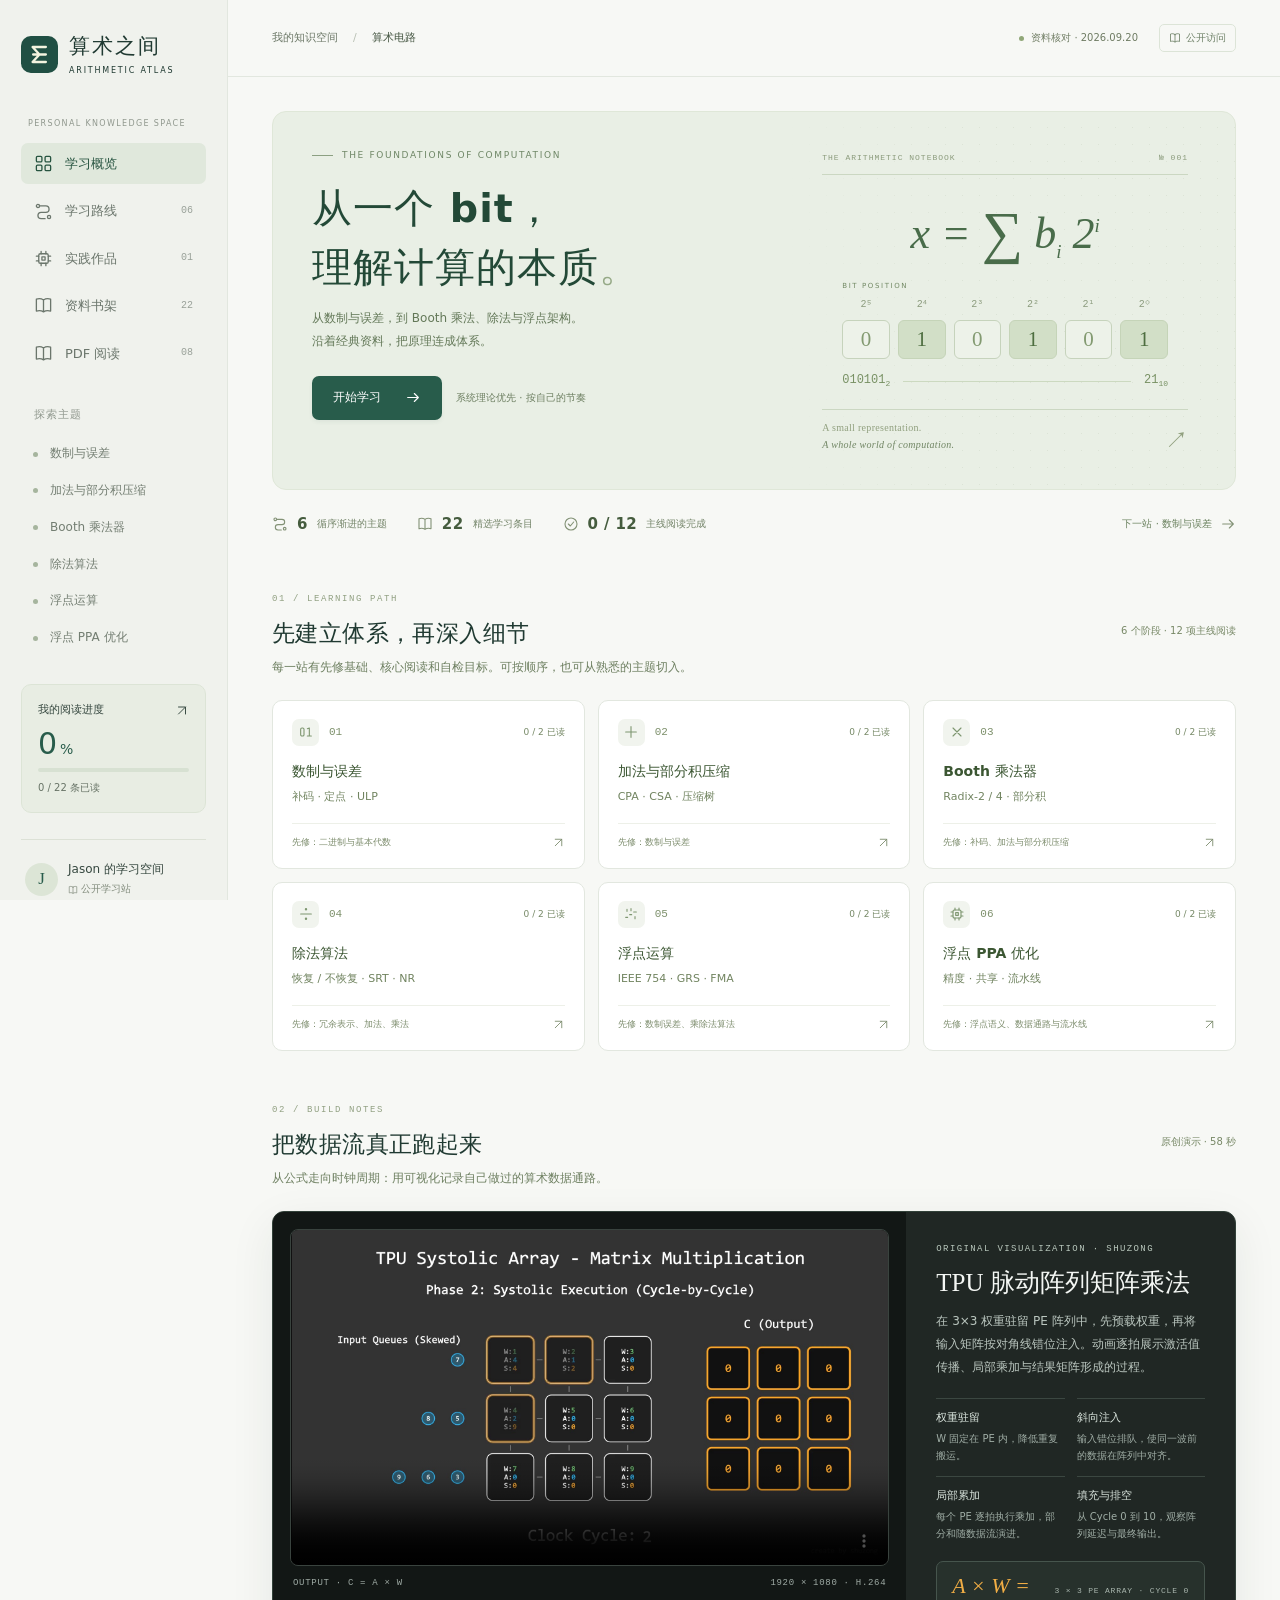
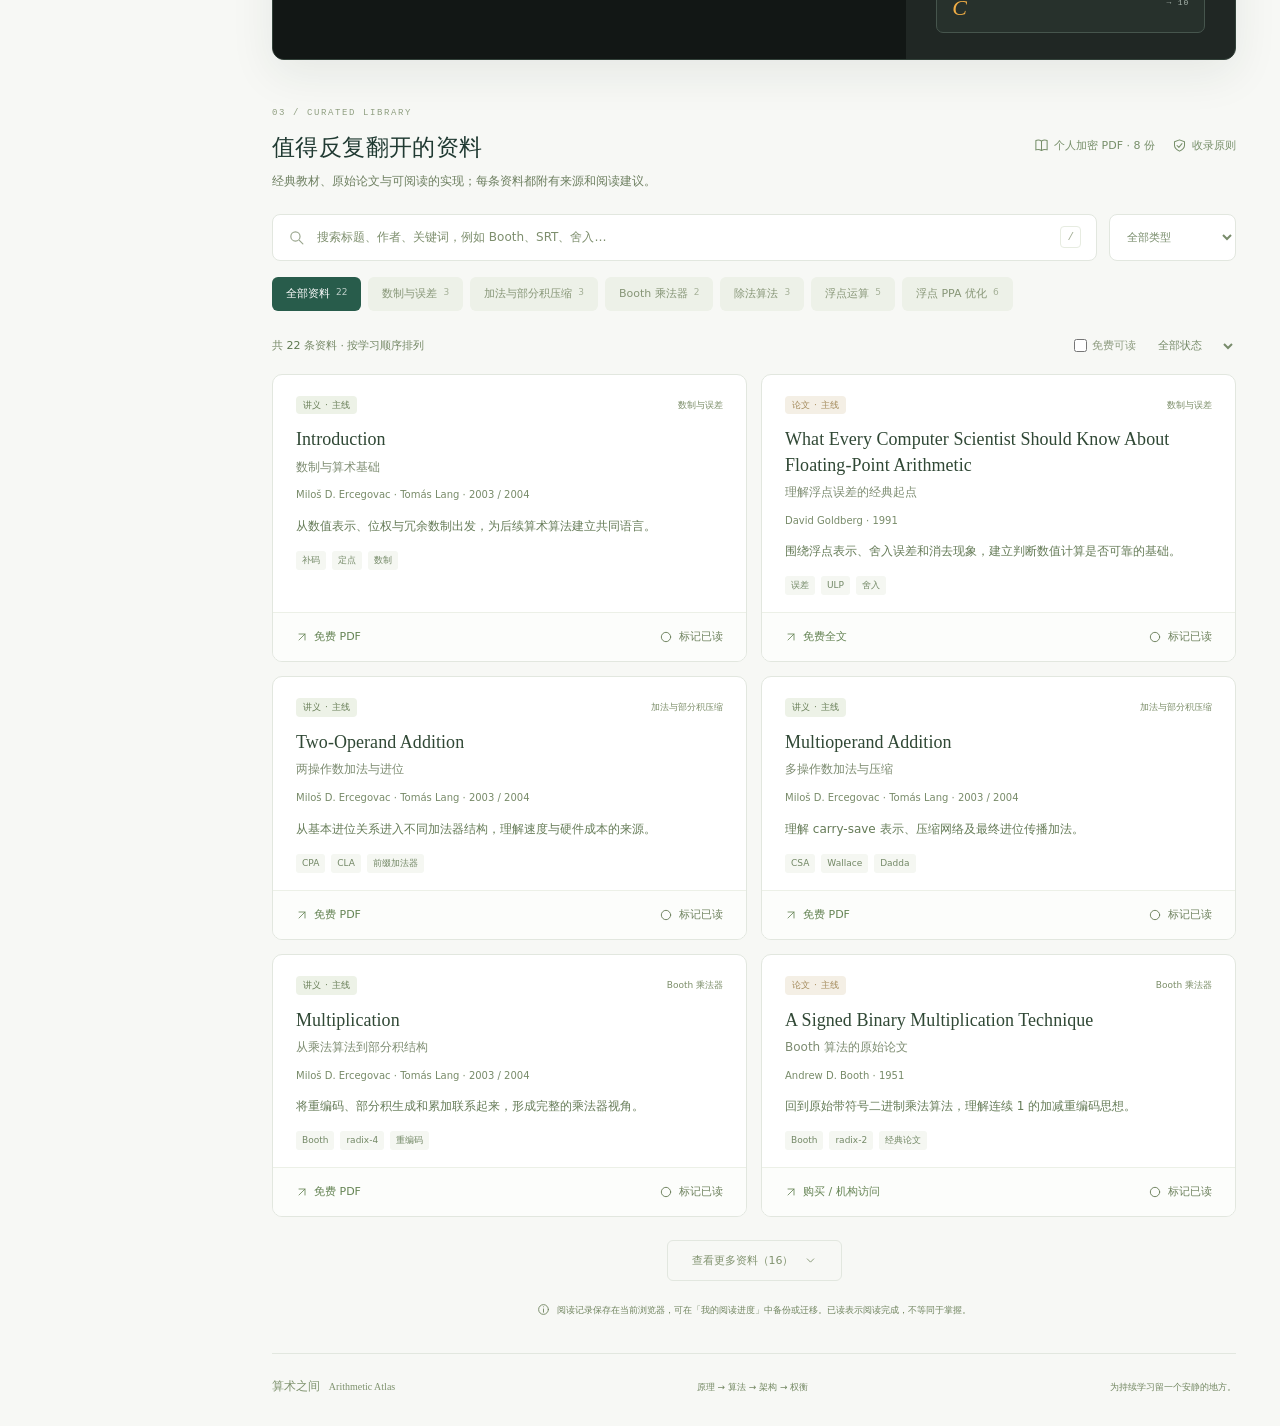
<file: index.html>
<!doctype html>
<html lang="zh-CN">
<head>
  <meta charset="UTF-8">
  <meta name="viewport" content="width=device-width,initial-scale=1">
  <meta name="robots" content="index,follow">
  <meta name="description" content="Jason 的算术电路学习导航：数制、Booth 乘法器、除法、浮点计算、PPA 优化与脉动阵列实践。">
  <link rel="canonical" href="https://tomasess.github.io/arithmetic-atlas/">
  <meta name="theme-color" content="#234f43">
  <title>算术之间 · Arithmetic Atlas</title>
  <link rel="icon" href="./favicon.svg" type="image/svg+xml">
  <link rel="stylesheet" href="./styles.css">
  <script type="module" src="./app.js"></script>
</head>
<body>
  <a class="skip-link" href="#main">跳到主要内容</a>
  <aside class="sidebar">
    <a class="brand" href="#overview" aria-label="算术之间首页"><img src="./favicon.svg" width="36" height="36" alt=""><span>算术之间<small>ARITHMETIC ATLAS</small></span></a>
    <div class="workspace-label">PERSONAL KNOWLEDGE SPACE</div>
    <nav class="main-nav" aria-label="主导航">
      <a class="nav-item active" href="#overview" data-nav="overview"><span data-icon="grid"></span>学习概览</a>
      <a class="nav-item" href="#roadmap" data-nav="roadmap"><span data-icon="route"></span>学习路线<span class="nav-count">06</span></a>
      <a class="nav-item" href="#projects" data-nav="projects"><span data-icon="chip"></span>实践作品<span class="nav-count">01</span></a>
      <a class="nav-item" href="#library" data-nav="library"><span data-icon="book"></span>资料书架<span class="nav-count" id="nav-total">22</span></a>
      <a class="nav-item" href="./reader.html"><span data-icon="book"></span>PDF 阅读<span class="nav-count">08</span></a>
    </nav>
    <div class="sidebar-label">探索主题</div>
    <nav id="topic-nav" class="topic-nav" aria-label="按主题浏览"></nav>
    <div class="sidebar-bottom">
      <button class="sidebar-progress" id="open-progress"><span class="sidebar-progress-title">我的阅读进度<span data-icon="arrowUpRight"></span></span><strong id="side-percent">0<small>%</small></strong><div class="progress-track"><span id="side-bar"></span></div><span class="muted" id="side-count">0 / 22 条已读</span></button>
      <div class="profile"><span class="avatar">J</span><div>Jason 的学习空间<small><span data-icon="book"></span> 公开学习站</small></div></div>
    </div>
  </aside>
  <div class="page">
    <header class="topbar"><div class="breadcrumb"><span>我的知识空间</span><span class="slash">/</span><strong>算术电路</strong></div><div class="topbar-right"><span class="verified"><span class="live-dot"></span>资料核对 · 2026.09.20</span><span class="private-badge"><span data-icon="book"></span> 公开访问</span></div></header>
    <main id="main">
      <section id="overview" class="overview" aria-labelledby="hero-title">
        <div class="hero">
          <div class="hero-copy"><div class="eyebrow"><span class="tiny-line"></span> THE FOUNDATIONS OF COMPUTATION</div><h1 id="hero-title">从一个 bit，<br>理解计算的本质<span class="hero-dot">。</span></h1><p>从数制与误差，到 Booth 乘法、除法与浮点架构。<br class="desktop-br">沿着经典资料，把原理连成体系。</p><button id="continue" class="primary-btn">开始学习<span data-icon="arrowRight"></span></button><span class="hero-mode">系统理论优先 · 按自己的节奏</span></div>
          <div class="hero-art" aria-hidden="true"><div class="art-top"><span>THE ARITHMETIC NOTEBOOK</span><span>№ 001</span></div><div class="formula">x = <span>∑</span> b<sub>i</sub> 2<sup>i</sup></div><div class="bit-grid"><div class="bit-label">BIT POSITION</div><div class="powers"><span>2⁵</span><span>2⁴</span><span>2³</span><span>2²</span><span>2¹</span><span>2⁰</span></div><div class="bits"><span>0</span><span class="one">1</span><span>0</span><span class="one">1</span><span>0</span><span class="one">1</span></div><div class="bit-result"><span>010101<sub>2</sub></span><span class="result-line"></span><span>21<sub>10</sub></span></div></div><div class="art-bottom">A small representation.<br><em>A whole world of computation.</em><span>↗</span></div></div>
        </div>
        <div class="overview-stats"><div><span data-icon="route"></span><strong>6</strong><span>循序渐进的主题</span></div><div><span data-icon="book"></span><strong id="stat-total">22</strong><span>精选学习条目</span></div><div><span data-icon="checkCircle"></span><strong id="core-complete">0 / 12</strong><span>主线阅读完成</span></div><button id="next-topic">从数制与误差开始<span data-icon="arrowRight"></span></button></div>
      </section>
      <section id="roadmap" class="section" aria-labelledby="roadmap-title">
        <div class="section-heading"><div><span class="section-kicker">01 / LEARNING PATH</span><h2 id="roadmap-title">先建立体系，再深入细节</h2><p>每一站有先修基础、核心阅读和自检目标。可按顺序，也可从熟悉的主题切入。</p></div><span class="quiet-label">6 个阶段 · 12 项主线阅读</span></div>
        <div id="route-grid" class="route-grid"></div>
        <div id="stage-panel" class="stage-panel" hidden></div>
      </section>
      <section id="projects" class="section projects" aria-labelledby="projects-title">
        <div class="section-heading"><div><span class="section-kicker">02 / BUILD NOTES</span><h2 id="projects-title">把数据流真正跑起来</h2><p>从公式走向时钟周期：用可视化记录自己做过的算术数据通路。</p></div><span class="quiet-label">原创演示 · 58 秒</span></div>
        <article class="project-showcase">
          <div class="project-media">
            <video id="systolic-demo" controls preload="metadata" playsinline poster="./assets/tpu-systolic-poster.jpg" aria-label="TPU 脉动阵列矩阵乘法时钟级动画">
              <source src="./assets/tpu-systolic-scene.mp4" type="video/mp4">
              当前浏览器无法播放视频。<a href="./assets/tpu-systolic-scene.mp4">下载 MP4 文件</a>
            </video>
            <div class="video-caption"><span>OUTPUT · C = A × W</span><span>1920 × 1080 · H.264</span></div>
          </div>
          <div class="project-copy">
            <div class="project-eyebrow">ORIGINAL VISUALIZATION · SHUZONG</div>
            <h3>TPU 脉动阵列矩阵乘法</h3>
            <p>在 3×3 权重驻留 PE 阵列中，先预载权重，再将输入矩阵按对角线错位注入。动画逐拍展示激活值传播、局部乘加与结果矩阵形成的过程。</p>
            <ul class="project-points">
              <li><strong>权重驻留</strong><span>W 固定在 PE 内，降低重复搬运。</span></li>
              <li><strong>斜向注入</strong><span>输入错位排队，使同一波前的数据在阵列中对齐。</span></li>
              <li><strong>局部累加</strong><span>每个 PE 逐拍执行乘加，部分和随数据流演进。</span></li>
              <li><strong>填充与排空</strong><span>从 Cycle 0 到 10，观察阵列延迟与最终输出。</span></li>
            </ul>
            <div class="project-equation"><span>A × W = C</span><small>3 × 3 PE ARRAY · CYCLE 0 → 10</small></div>
          </div>
        </article>
      </section>
      <section id="library" class="section library" aria-labelledby="library-title">
        <div class="section-heading"><div><span class="section-kicker">03 / CURATED LIBRARY</span><h2 id="library-title">值得反复翻开的资料</h2><p>经典教材、原始论文与可阅读的实现；每条资料都附有来源和阅读建议。</p></div><div class="library-actions"><a class="text-btn" href="./reader.html"><span data-icon="book"></span>个人加密 PDF · 8 份</a><button class="text-btn" id="source-policy"><span data-icon="shield"></span>收录原则</button></div></div>
        <div class="search-controls"><div class="search-box"><span data-icon="search"></span><input id="search" type="search" placeholder="搜索标题、作者、关键词，例如 Booth、SRT、舍入…" aria-label="搜索资料" autocomplete="off"><kbd>/</kbd></div><label class="select-wrap"><span class="sr-only">资料类型</span><select id="type-filter"><option value="all">全部类型</option><option>教材</option><option>论文</option><option>讲义</option><option>标准</option><option>开源实现</option></select></label></div>
        <div id="filter-chips" class="filter-chips" role="group" aria-label="主题筛选"></div>
        <div class="results-toolbar"><div class="result-info" id="result-info" aria-live="polite"></div><div class="status-controls"><label class="free-toggle"><input id="free-filter" type="checkbox">免费可读</label><label><span class="sr-only">阅读状态筛选</span><select id="status-filter"><option value="all">全部状态</option><option value="unread">未读</option><option value="reading">在读</option><option value="read">已读</option></select></label><button id="reset-filters" class="reset-btn" hidden>清除筛选</button></div></div>
        <div id="resource-grid" class="resource-grid"></div>
        <div id="empty-state" class="empty-state" hidden><span data-icon="search"></span><h3>没有找到符合条件的资料</h3><p>试试更短的关键词，或清除主题和状态筛选。</p><button id="empty-reset" class="secondary-btn">清除全部筛选</button></div>
        <button id="load-more" class="load-more">查看更多资料<span data-icon="chevronDown"></span></button>
        <div class="library-note"><span data-icon="info"></span><span>阅读记录保存在当前浏览器，可在「我的阅读进度」中备份或迁移。已读表示阅读完成，不等同于掌握。</span></div>
      </section>
      <footer><a href="#overview">算术之间 <span>Arithmetic Atlas</span></a><span>原理 → 算法 → 架构 → 权衡</span><span>为持续学习留一个安静的地方。</span></footer>
    </main>
  </div>
  <dialog id="detail-dialog" aria-labelledby="dialog-title"><div id="dialog-content"></div></dialog>
  <div id="toast" role="status" aria-live="polite"></div>
  <noscript><div class="noscript">本站的搜索、筛选与阅读进度需要启用 JavaScript。</div></noscript>
</body>
</html>
</file>
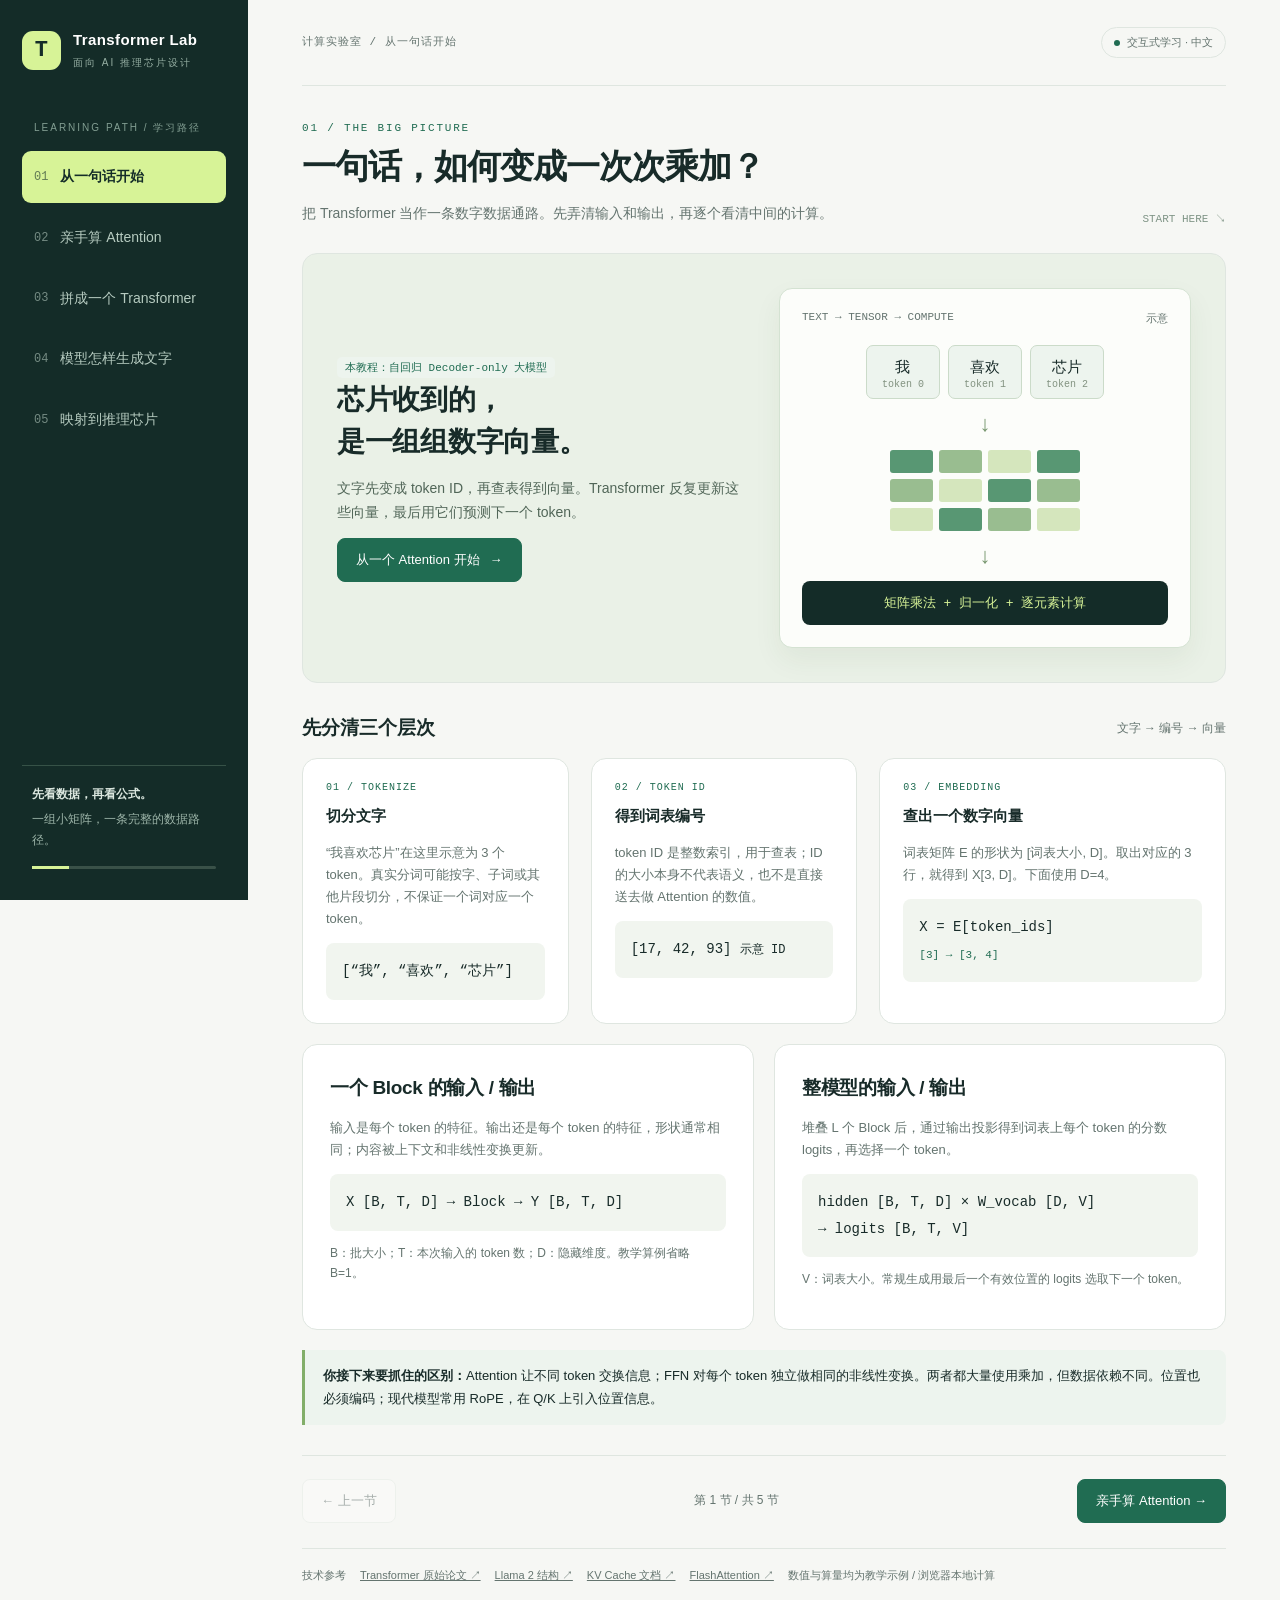
<file: transformer/index.html>
<!DOCTYPE html>
<html lang="zh-CN">
<head>
<meta charset="utf-8"><meta name="viewport" content="width=device-width,initial-scale=1">
<title>Transformer 计算实验室 · 从一句话到一次 MAC</title>
<meta name="description" content="面向数字 IC 设计者的中文 Transformer 交互学习网页。逐步计算 Attention，理解张量形状、Prefill、Decode 与 KV Cache。">
<style>
:root{--bg:#f6f7f4;--paper:#fff;--ink:#182b29;--muted:#64746f;--line:#dfe6e0;--green:#206c52;--lime:#d7f397;--soft:#edf4ee;--nav:#142c28;--mono:ui-monospace,SFMono-Regular,Consolas,monospace}*{box-sizing:border-box}body{margin:0;background:var(--bg);color:var(--ink);font-family:Inter,"PingFang SC","Microsoft YaHei",sans-serif;font-size:15px;line-height:1.7}button,input,select{font:inherit}button,a,input,select{ -webkit-tap-highlight-color:transparent}button{cursor:pointer}button:focus-visible,a:focus-visible,input:focus-visible,select:focus-visible{outline:3px solid #86b85f;outline-offset:3px}a{color:var(--green)}button:disabled{opacity:.35;cursor:default}aside{position:fixed;inset:0 auto 0 0;width:248px;background:var(--nav);padding:31px 22px;display:flex;flex-direction:column;color:#c8d7ce;z-index:20}.brand{display:flex;align-items:center;gap:12px;color:white;line-height:1.25;font-weight:700;letter-spacing:.4px}.mark{background:var(--lime);color:var(--nav);font-family:var(--mono);font-size:22px;width:39px;height:39px;border-radius:11px;display:grid;place-items:center}.brand small{display:block;font-weight:400;font-size:10px;letter-spacing:2px;color:#96afa3;margin-top:7px}.nav-label{font-size:10px;letter-spacing:2px;margin:49px 12px 15px;color:#829e92}nav{display:grid;gap:9px}nav button{border:0;text-align:left;color:#b6cbc0;background:transparent;padding:14px 12px;border-radius:9px;display:flex;align-items:center;gap:12px;font-size:14px}nav button:hover{background:#213e35}nav button.active{color:var(--nav);background:var(--lime);font-weight:600}.num{font:12px var(--mono);opacity:.6}.aside-bottom{margin-top:auto;font-size:12px;padding:18px 10px 0;border-top:1px solid #365247;color:#9cb4a8}.aside-bottom strong{display:block;color:#dbe7df;margin-bottom:5px}.side-progress{height:3px;background:#395148;border-radius:5px;margin-top:16px}.side-progress i{height:3px;background:var(--lime);display:block;transition:width .3s}main{margin-left:248px;padding:0 54px 35px;max-width:1700px}.topbar{height:86px;border-bottom:1px solid var(--line);display:flex;align-items:center;justify-content:space-between;color:var(--muted);font-size:12px}.crumb{font-family:var(--mono);font-size:11px;letter-spacing:1px}.badge{display:inline-flex;gap:7px;align-items:center;border:1px solid var(--line);padding:5px 12px;border-radius:30px;font-size:11px}.dot{width:6px;height:6px;background:var(--green);border-radius:50%}.page{display:none;animation:enter .25s ease}.page.active{display:block}@keyframes enter{from{opacity:0;transform:translateY(6px)}to{opacity:1;transform:translateY(0)}}.eyebrow{font:11px var(--mono);letter-spacing:1.8px;color:var(--green);margin-top:36px}.page-head{display:flex;justify-content:space-between;align-items:end;gap:25px;margin-bottom:27px}.page-head h1{font-size:34px;letter-spacing:-1px;line-height:1.35;margin:10px 0 12px;font-weight:650}.page-head p{color:var(--muted);max-width:770px;margin:0;font-size:14px}.lesson-tag{white-space:nowrap;color:#7f9486;font:11px var(--mono)}.card{background:var(--paper);border:1px solid var(--line);border-radius:15px;padding:27px;overflow:hidden}.card h2{font-size:19px;margin:0 0 9px;letter-spacing:-.3px}.card h3{font-size:15px;margin:0 0 10px}.muted{color:var(--muted)}.tiny{font-size:12px}.small{font-size:13px}.mono{font-family:var(--mono)}.lead{font-size:18px;line-height:1.8}.pill{display:inline-block;font:11px var(--mono);border-radius:5px;background:var(--soft);color:var(--green);padding:3px 8px}.grid2{display:grid;grid-template-columns:1fr 1fr;gap:20px}.grid3{display:grid;grid-template-columns:repeat(3,1fr);gap:16px}.mt{margin-top:20px}.mb{margin-bottom:20px}.callout{border-left:3px solid #82ae69;background:var(--soft);padding:14px 18px;font-size:13px;line-height:1.8;border-radius:0 8px 8px 0}.btn{border:1px solid var(--line);background:white;padding:10px 18px;border-radius:8px;font-size:13px;display:inline-flex;align-items:center;justify-content:center;gap:10px;color:var(--ink);text-decoration:none}.btn:hover{border-color:var(--green);background:var(--soft)}.btn.primary{background:var(--green);border-color:var(--green);color:white}.btn.primary:hover{background:#15503e}.footer-nav{display:flex;justify-content:space-between;align-items:center;margin-top:30px;border-top:1px solid var(--line);padding-top:23px}.footer-nav span{font-size:12px;color:var(--muted)}.intro-hero{display:grid;grid-template-columns:1fr 1fr;min-height:300px;padding:34px;background:#eaf1e7;gap:30px;align-items:center}.intro-hero h2{font-size:28px;line-height:1.5;font-weight:600}.intro-hero p{font-size:14px;color:#516658}.hero-viz{border-radius:13px;background:#fcfdfa;padding:22px;border:1px solid #d4e2d2;box-shadow:0 12px 28px #314c2510}.viz-title{display:flex;justify-content:space-between;font:11px var(--mono);color:var(--muted);margin-bottom:19px}.token-row{display:flex;gap:8px;justify-content:center}.token{border:1px solid #cbdbc9;border-radius:7px;padding:8px 15px;background:var(--soft);text-align:center;font-size:15px}.token small{display:block;font:10px var(--mono);color:#829280}.array-viz{display:grid;grid-template-columns:repeat(4,1fr);gap:6px;max-width:190px;margin:auto}.array-viz i{height:23px;background:#99bd90;border-radius:3px}.array-viz i:nth-child(3n){background:#d5e6bd}.array-viz i:nth-child(3n+1){background:#589773}.arrow{text-align:center;color:#78976f;font-size:22px;line-height:1.2;margin:12px}.chip-box{background:var(--nav);color:var(--lime);text-align:center;border-radius:8px;font:13px var(--mono);padding:13px}.mini-title{font:10px var(--mono);letter-spacing:1px;color:var(--green);margin-bottom:10px}.section-title{display:flex;justify-content:space-between;align-items:center;margin:29px 0 14px}.section-title h2{font-size:19px;margin:0}.input-flow{display:grid;grid-template-columns:1fr 1fr 1.3fr;gap:22px}.input-flow .card{padding:23px}.input-flow h3{margin-top:7px}.equation{font:14px var(--mono);padding:15px 16px;background:#f1f5ef;border-radius:8px;line-height:1.9;overflow:auto}.shape{font:11px var(--mono);color:var(--green)}table{border-collapse:collapse;width:100%;font-size:13px}th{text-align:left;color:var(--muted);font-size:11px;font-weight:500;background:#f7f9f5}th,td{padding:11px 13px;border-bottom:1px solid #edf0eb}tbody tr:last-child td{border-bottom:0}.table-wrap{overflow:auto}.controls{display:flex;align-items:center;gap:20px;flex-wrap:wrap;padding:17px 20px;background:white;border:1px solid var(--line);border-radius:11px;margin-bottom:17px}.controls label{font-size:12px;display:flex;align-items:center;gap:10px}.controls select{border:1px solid var(--line);border-radius:6px;padding:6px;background:var(--bg);max-width:140px}.controls input[type=range]{accent-color:var(--green);width:100px}.controls input[type=checkbox]{accent-color:var(--green);width:16px;height:16px}.stepper{display:grid;grid-template-columns:repeat(6,1fr);gap:7px;margin:20px 0}.stepper button{border:1px solid var(--line);background:#fff;color:#68796f;border-radius:8px;padding:11px 5px;font-size:11px;line-height:1.65}.stepper button.active{background:var(--green);border-color:var(--green);color:white}.stepper button span{display:block;font:10px var(--mono);opacity:.7;margin-bottom:3px}.lab-grid{display:grid;grid-template-columns:minmax(0,1.8fr) minmax(250px,1fr);gap:20px}.lab-panel{min-height:375px}.stage-header{display:flex;align-items:center;justify-content:space-between;margin-bottom:16px}.stage-header h2{font-size:20px;margin:0}.stage-header .pill{font-size:10px}.matrix-row{display:flex;align-items:center;gap:18px;flex-wrap:wrap;margin:19px 0}.matrix-box{min-width:125px}.matrix-name{display:flex;justify-content:space-between;gap:18px;margin-bottom:8px;font:12px var(--mono)}.matrix{display:grid;gap:5px;border-left:2px solid #8ca58c;border-right:2px solid #8ca58c;padding:7px;border-radius:4px}.matrix .cell{min-width:44px;text-align:center;padding:8px 7px;border-radius:4px;font:12px var(--mono);background:#eff4ec}.matrix .cell.selected{background:#d8edbf;color:#1b5e46}.operator{font:20px var(--mono);color:#6a836c}.lab-note{font-size:13px;margin:16px 0;color:#5b7065}.detail{background:#f5f8f2;padding:15px;border-radius:8px;font-size:13px}.detail p{margin:8px 0}.hardware-aside{background:#182e28;color:#d8e4d6;padding:25px;border-radius:14px}.hardware-aside .mini-title{color:#a7c591}.hardware-aside h3{color:var(--lime);font-size:18px;margin:11px 0 14px}.hardware-aside p{font-size:13px;color:#b5c9bc}.hardware-aside .equation{background:#294439;color:#c3e5ab;font-size:12px}.hardware-aside hr{border:0;border-top:1px solid #355446;margin:23px 0}.bars{display:grid;gap:13px;margin-top:15px}.bar-label{display:flex;justify-content:space-between;font-size:12px;margin-bottom:5px}.track{height:8px;background:#e9eee5;border-radius:4px;overflow:hidden}.track i{display:block;height:100%;background:var(--green);transition:width .25s}.bar-item.masked{opacity:.45}.bar-item.selected .track i{background:#91b95d}.stage-bottom{display:flex;align-items:center;justify-content:space-between;border-top:1px solid var(--line);padding-top:18px;margin-top:20px}.stage-bottom span{font:11px var(--mono);color:var(--muted)}details{border-top:1px solid var(--line);padding-top:15px;margin-top:18px}summary{cursor:pointer;font-size:12px;color:var(--green)}.block-grid{display:grid;grid-template-columns:minmax(240px,.9fr) minmax(0,1.6fr);gap:24px}.block-flow{display:grid;gap:7px}.block-node{border:1px solid var(--line);padding:14px 18px;border-radius:8px;text-align:left;background:white;display:flex;justify-content:space-between;align-items:center}.block-node span{font-size:12px}.block-node small{font:10px var(--mono);color:var(--muted)}.block-node.active{background:#e5f0db;border-color:#8caf6a;color:#1d644b}.block-arrow{text-align:center;color:#8aa380;font-size:15px;line-height:1}.block-detail{min-height:500px}.block-detail h2{font-size:24px}.block-detail ul{padding-left:18px;font-size:13px;color:var(--muted)}.compare{border:1px solid var(--line);border-radius:9px;overflow:hidden}.compare button{border:0;background:white;padding:10px 18px;color:var(--muted);font-size:12px}.compare button.active{background:var(--green);color:white}.generation-head{display:flex;align-items:center;justify-content:space-between;gap:20px}.cache-row{display:flex;gap:8px;flex-wrap:wrap;margin:18px 0}.cache-slot{border:1px solid #aac298;padding:14px 15px;min-width:65px;border-radius:8px;text-align:center;background:#eff5e8;font:12px var(--mono)}.cache-slot.new{background:var(--lime);border-color:#75a343;animation:enter .3s}.cache-slot small{display:block;color:var(--muted);font-size:10px}.generation-panel{min-height:320px}.metric-grid{display:grid;grid-template-columns:repeat(3,1fr);gap:16px}.metric{padding:20px;background:#f5f8f2;border-radius:9px}.metric .value{font:26px var(--mono);color:var(--green);letter-spacing:-1px;margin:7px 0}.metric small{font-size:10px;color:var(--muted)}.estimator{display:grid;grid-template-columns:260px 1fr;gap:24px}.fields{display:grid;gap:12px}.field{display:flex;align-items:center;justify-content:space-between;gap:10px}.field label{font-size:12px;color:var(--muted)}.field input,.field select{width:105px;border:1px solid var(--line);background:#fafcf8;padding:7px 10px;border-radius:6px;font:12px var(--mono)}.field-help{font-size:11px;color:var(--muted);margin:4px 0}.error{color:#ac4c3a;font-size:12px}.source-links{font-size:11px;color:var(--muted);border-top:1px solid var(--line);padding-top:17px;margin-top:25px;display:flex;gap:14px;flex-wrap:wrap}.source-links a{color:var(--muted)}@media(min-width:1500px){main{padding-left:70px;padding-right:70px}.page-head h1{font-size:40px}}@media(max-width:1150px){aside{width:215px;padding:26px 17px}main{margin-left:215px;padding:0 28px 30px}.lab-grid{grid-template-columns:1fr}.hardware-aside{display:grid;grid-template-columns:1fr 1fr;gap:20px}.hardware-aside hr{display:none}.hardware-aside h3{margin-top:0}.input-flow{gap:12px}.intro-hero{padding:25px}.estimator{grid-template-columns:230px 1fr}.metric-grid{gap:8px}.metric{padding:15px}.metric .value{font-size:22px}}@media(max-width:800px){aside{position:static;width:auto;padding:17px 20px;display:block}.brand{font-size:14px}.brand small{font-size:9px}.mark{width:32px;height:32px;font-size:18px}.nav-label,.aside-bottom{display:none}nav{display:flex;gap:6px;overflow-x:auto;margin-top:17px}nav button{white-space:nowrap;font-size:12px;padding:9px 10px}.num{display:none}main{margin:0;padding:0 20px 25px}.topbar{height:59px}.page-head h1{font-size:27px}.lesson-tag{display:none}.page-head{margin-bottom:20px}.eyebrow{margin-top:25px}.intro-hero,.grid2,.input-flow,.block-grid,.estimator{grid-template-columns:1fr}.intro-hero h2{font-size:25px}.hero-viz{max-width:450px;width:100%}.grid3{grid-template-columns:1fr}.card{padding:22px}.stepper{grid-template-columns:repeat(3,1fr)}.controls{gap:13px}.hardware-aside{display:block}.matrix-row{gap:12px}.metric-grid{grid-template-columns:1fr 1fr}.metric-grid .metric:last-child{grid-column:1/-1}.generation-head{align-items:start;flex-direction:column}.block-detail{min-height:0}.footer-nav span{display:none}.source-links{gap:9px}.field input,.field select{width:125px}}@media(prefers-reduced-motion:reduce){*{animation:none!important;transition:none!important}}
</style></head>
<body>
<aside><div class="brand"><div class="mark">T</div><div>Transformer Lab<small>面向 AI 推理芯片设计</small></div></div><div class="nav-label">LEARNING PATH / 学习路径</div><nav aria-label="课程导航">
<button class="active" data-page="0"><span class="num">01</span>从一句话开始</button><button data-page="1"><span class="num">02</span>亲手算 Attention</button><button data-page="2"><span class="num">03</span>拼成一个 Transformer</button><button data-page="3"><span class="num">04</span>模型怎样生成文字</button><button data-page="4"><span class="num">05</span>映射到推理芯片</button></nav><div class="aside-bottom"><strong>先看数据，再看公式。</strong>一组小矩阵，一条完整的数据路径。<div class="side-progress"><i id="progress" style="width:20%"></i></div></div></aside>
<main><header class="topbar"><span class="crumb">计算实验室 / <span id="crumb">从一句话开始</span></span><span class="badge"><i class="dot"></i>交互式学习 · 中文</span></header>
<section class="page active" id="page0"><div class="eyebrow">01 / THE BIG PICTURE</div><div class="page-head"><div><h1>一句话，如何变成一次次乘加？</h1><p>把 Transformer 当作一条数字数据通路。先弄清输入和输出，再逐个看清中间的计算。</p></div><span class="lesson-tag">START HERE ↘</span></div>
<div class="card intro-hero"><div><span class="pill">本教程：自回归 Decoder-only 大模型</span><h2>芯片收到的，<br>是一组组数字向量。</h2><p>文字先变成 token ID，再查表得到向量。Transformer 反复更新这些向量，最后用它们预测下一个 token。</p><button class="btn primary" data-go="1">从一个 Attention 开始 <span>→</span></button></div><div class="hero-viz"><div class="viz-title"><span>TEXT → TENSOR → COMPUTE</span><span>示意</span></div><div class="token-row"><div class="token">我<small>token 0</small></div><div class="token">喜欢<small>token 1</small></div><div class="token">芯片<small>token 2</small></div></div><div class="arrow">↓</div><div class="array-viz" aria-label="3行4列数字矩阵"><i></i><i></i><i></i><i></i><i></i><i></i><i></i><i></i><i></i><i></i><i></i><i></i></div><div class="arrow">↓</div><div class="chip-box">矩阵乘法 + 归一化 + 逐元素计算</div></div></div>
<div class="section-title"><h2>先分清三个层次</h2><span class="tiny muted">文字 → 编号 → 向量</span></div><div class="input-flow"><div class="card"><div class="mini-title">01 / TOKENIZE</div><h3>切分文字</h3><p class="small muted">“我喜欢芯片”在这里示意为 3 个 token。真实分词可能按字、子词或其他片段切分，不保证一个词对应一个 token。</p><div class="equation">[“我”, “喜欢”, “芯片”]</div></div><div class="card"><div class="mini-title">02 / TOKEN ID</div><h3>得到词表编号</h3><p class="small muted">token ID 是整数索引，用于查表；ID 的大小本身不代表语义，也不是直接送去做 Attention 的数值。</p><div class="equation">[17, 42, 93] <span class="tiny">示意 ID</span></div></div><div class="card"><div class="mini-title">03 / EMBEDDING</div><h3>查出一个数字向量</h3><p class="small muted">词表矩阵 E 的形状为 [词表大小, D]。取出对应的 3 行，就得到 X[3, D]。下面使用 D=4。</p><div class="equation">X = E[token_ids]<br><span class="shape">[3] → [3, 4]</span></div></div></div>
<div class="grid2 mt"><div class="card"><h2>一个 Block 的输入 / 输出</h2><p class="small muted">输入是每个 token 的特征。输出还是每个 token 的特征，形状通常相同；内容被上下文和非线性变换更新。</p><div class="equation">X [B, T, D] → Block → Y [B, T, D]</div><p class="tiny muted">B：批大小；T：本次输入的 token 数；D：隐藏维度。教学算例省略 B=1。</p></div><div class="card"><h2>整模型的输入 / 输出</h2><p class="small muted">堆叠 L 个 Block 后，通过输出投影得到词表上每个 token 的分数 logits，再选择一个 token。</p><div class="equation">hidden [B, T, D] × W_vocab [D, V]<br>→ logits [B, T, V]</div><p class="tiny muted">V：词表大小。常规生成用最后一个有效位置的 logits 选取下一个 token。</p></div></div><div class="callout mt"><strong>你接下来要抓住的区别：</strong>Attention 让不同 token 交换信息；FFN 对每个 token 独立做相同的非线性变换。两者都大量使用乘加，但数据依赖不同。位置也必须编码；现代模型常用 RoPE，在 Q/K 上引入位置信息。</div>
</section>
<section class="page" id="page1"><div class="eyebrow">02 / ATTENTION, ONE STEP AT A TIME</div><div class="page-head"><div><h1>算出一个 token 的 Attention 输出</h1><p>三个 token，四维输入，一个二维注意力头。每一个显示的数字都由下方固定权重实时计算。</p></div><span class="lesson-tag">LIVE NUMERICAL EXAMPLE</span></div>
<div class="callout mb">这是手工设置的教学算例，<strong>不是训练好的语言模型</strong>。数字不对应真实语义；暂时省略 Norm、RoPE、其他头及 W<sub>O</sub>，只看 Attention 核心计算。</div>
<div class="controls"><label>观察哪一个 token <select id="query"><option value="0">0 · 我</option><option value="1">1 · 喜欢</option><option value="2" selected>2 · 芯片</option></select></label><label><input id="causal" type="checkbox" checked>因果遮罩</label><label>当前输入 x[0] <input id="xslider" type="range" min="-2" max="3" step=".25" value="1"><output id="xvalue" class="mono">1.00</output></label><button class="btn" id="resetLab">重置</button></div>
<div class="stepper" id="stepper" aria-label="Attention 计算步骤"></div><div class="lab-grid"><div class="card lab-panel"><div id="stageBody" aria-live="polite"></div><div class="stage-bottom"><button class="btn" id="prevStage">← 上一步</button><span id="stageCount"></span><button class="btn primary" id="nextStage">下一步 →</button></div></div><div class="hardware-aside" id="stageHardware"></div></div>
<div class="grid2 mt"><div class="card"><h3>当前 token 看向哪里？</h3><p class="tiny muted">柱长 = 注意力权重。切换 token 或修改输入，观察重新分配。</p><div class="bars" id="attentionBars"></div></div><div class="card"><h3>三个常见疑问</h3><p class="small"><strong>Q/K/V 从哪里来？</strong><br><span class="muted">同一个输入 X，乘三组不同权重。推理时权重固定，Q/K/V 随输入变化。</span></p><p class="small"><strong>QKᵀ 的结果是输出吗？</strong><br><span class="muted">它只是匹配分数。还需缩放、遮罩、Softmax，再加权求和 V。</span></p><p class="small"><strong>加权求和的是 K 还是 V？</strong><br><span class="muted">是 V。K 用来计算权重，V 提供被聚合的数据。</span></p></div></div>
<div class="card mt"><details style="margin:0;padding:0;border:0"><summary>展开完整输入与权重矩阵 · 核对每一步</summary><div id="weightMatrices" class="matrix-row"></div><p class="tiny muted">矩阵采用 X × W 的数学约定。框架中 Linear 权重常存成 [out, in]，执行时使用转置，不能只看文件中的形状。</p></details></div></section>
<section class="page" id="page2"><div class="eyebrow">03 / THE TRANSFORMER BLOCK</div><div class="page-head"><div><h1>Attention 只是 Block 的一部分</h1><p>下面用现代大模型常见的 Pre-Norm 结构串起整条路径。点击一个模块，看它的输入、输出和硬件运算。</p></div><span class="lesson-tag">CLICK A MODULE ↓</span></div><div class="block-grid"><div class="card"><h3>单个 Decoder Block</h3><p class="tiny muted">以 RMSNorm + SwiGLU 的稠密模型为例；不同模型结构可能不同。</p><div class="block-flow" id="blockFlow"></div><div class="callout mt">两条 residual 支路分别保留 X 和 R，在对应的加法器处合并。实现中要对齐数据及 valid。</div></div><div class="card block-detail" id="blockDetail" aria-live="polite"></div></div><div class="grid2 mt"><div class="card"><h3>多头不等于重复同一组结果</h3><p class="small muted">不同头使用不同投影。标准 MHA 中 D = H × d，Q/K/V reshape 为 [B,H,T,d]，各头独立计算，然后拼接并乘 W<sub>O</sub>。分头通常是数据布局变化。</p><div class="equation">Concat(head₀, …, headH₋₁) W_O<br><span class="shape">[B,T,H×d] → [B,T,D]</span></div></div><div class="card"><h3>GQA 为什么能减小 KV Cache？</h3><p class="small muted">GQA 用 H<sub>kv</sub> 个 K/V 头服务 H 个 Q 头，多个 Q 头共享一组 K/V。它改变 K/V 投影与缓存容量，不等于把所有 Attention 计算也同比例减少。</p><div class="equation">Q: [B,H,T,d]<br>K/V: [B,H_kv,T,d], H_kv ≤ H</div></div></div></section>
<section class="page" id="page3"><div class="eyebrow">04 / PREFILL, DECODE & KV CACHE</div><div class="page-head"><div><h1>生成文字时，芯片在重复什么？</h1><p>先处理整段提示词，再逐次处理新 token。KV Cache 把历史 K/V 保存下来，供下一次 Attention 使用。</p></div></div><div class="generation-head mb"><div class="compare"><button class="active" id="modePrefill">Prefill · 处理提示词</button><button id="modeDecode">Decode · 逐次生成</button></div><div style="display:flex;gap:9px"><button class="btn" id="resetGen">重新开始</button><button class="btn primary" id="addToken">进入 Decode →</button></div></div><div class="card generation-panel"><div id="generationCopy" aria-live="polite"></div><div class="cache-row" id="cacheSlots"></div><div class="metric-grid" id="generationMetrics"></div></div><div class="grid2 mt"><div class="card"><h3>保存的是每一层自己的 K 和 V</h3><p class="small muted">每层有不同权重和输入特征，所以每层都需要独立的缓存。新 token 在该层算出 K/V 后追加到缓存；Q 用来查询，不是常规 KV Cache 的缓存内容。</p><div class="equation">K_all = Concat(K_past, K_new)<br>V_all = Concat(V_past, V_new)</div></div><div class="card"><h3>Decode 没有“只看自己”</h3><p class="small muted">常规单 token Decode 的 Q 只有一行，却要和该层全部可见历史 K 匹配，再读取历史 V。上下文越长，KV 读取与 Attention 工作量越大。</p><div class="equation">Q [1,d] × K_allᵀ [d,S]<br>→ scores [1,S] → 输出 [1,d]</div></div></div><div class="callout mt"><strong>生成有一个一步偏移：</strong>Prefill 的最后位置 logits 先选出第一个新 token；接着把这个新 token 输入 Decode，才能预测再下一个 token。这里的缓存计数表示已经送入模型处理的 token，不是已经显示的全部输出文字。动画演示缓存流程，没有运行真实语言模型。</div></section>
<section class="page" id="page4"><div class="eyebrow">05 / FROM TENSORS TO HARDWARE</div><div class="page-head"><div><h1>把模型尺寸换成芯片工作量</h1><p>先统计乘加和要搬运的数据，再判断 PE 阵列、片上存储及带宽是否匹配。修改参数，观察结果。</p></div></div><div class="card estimator"><div><h3>模型参数</h3><p class="tiny muted">假想的稠密模型配置，可直接修改。</p><div class="fields">
<div class="field"><label for="eB">批大小 B</label><input id="eB" type="number" min="1" max="128" value="1"></div><div class="field"><label for="eT">上下文长度 S</label><input id="eT" type="number" min="1" max="131072" value="2048"></div><div class="field"><label for="eD">隐藏维度 D</label><input id="eD" type="number" min="4" max="32768" value="4096"></div><div class="field"><label for="eH">Q 头数 H</label><input id="eH" type="number" min="1" max="512" value="32"></div><div class="field"><label for="eK">KV 头数 H_kv</label><select id="eK"><option>32</option><option>8</option><option>1</option></select></div><div class="field"><label for="eF">FFN 维度 F</label><input id="eF" type="number" min="1" max="131072" value="11008"></div><div class="field"><label for="eL">Block 层数 L</label><input id="eL" type="number" min="1" max="256" value="32"></div><div class="field"><label for="eBits">KV 存储位宽</label><select id="eBits"><option value="16">16 bit</option><option value="8">8 bit</option><option value="4">4 bit</option></select></div><div class="field"><label for="eMode">计算阶段</label><select id="eMode"><option value="decode">单步 Decode</option><option value="prefill">Prefill</option></select></div></div><p class="field-help">FFN 使用三次投影的 SwiGLU；S 包含本次处理的新 token。</p><p id="estimateError" class="error" role="status"></p></div><div><div id="estimateMetrics" class="metric-grid"></div><div class="table-wrap mt"><table><thead><tr><th>一层中的矩阵计算</th><th>MAC 数量</th></tr></thead><tbody id="estimateRows"></tbody></table></div><div class="callout mt">1 MAC = 一次乘法并累加。按常见口径 1 MAC ≈ 2 FLOPs；这里显示的是工作量 GMAC，<strong>不是吞吐率 GMAC/s</strong>。未计词表输出投影、Norm、RoPE、Softmax、逐元素运算和 padding 开销。</div><details><summary>查看公式与统计边界</summary><div class="equation">d = D/H; D_kv = H_kv × d<br>N = B × (Decode ? 1 : S)<br>Q/K/V/O: N × (2D² + 2D×D_kv)<br>SwiGLU 投影: 3NDF<br>Attention QKᵀ + AV:<br>Decode: 2BSD<br>Prefill: 2BS²D（完整矩阵口径）<br>KV 字节: 2 × B × S × L × H_kv × d × bits/8</div><p class="tiny muted">本页公式为从矩阵尺寸推导的估算。Prefill 使用完整 S×S 矩阵口径；因果 Attention 若仅计算下三角，理论有效乘加约为 BS(S+1)D。实际 kernel 是否省掉上三角取决于实现。KV 容量是有效载荷，不含量化 scale/zero-point、对齐、分页、分配冗余。4 bit 假设紧密打包。</p></details></div></div>
<div class="section-title"><h2>芯片该提供哪些运算和数据通路？</h2></div><div class="card table-wrap"><table><thead><tr><th>模型运算</th><th>硬件工作</th><th>需要注意的数据依赖</th></tr></thead><tbody><tr><td>Q/K/V、W_O、FFN 投影</td><td>乘法器、累加器、矩阵分块与权重复用</td><td>Prefill 多行共享权重；小 batch Decode 共享机会少</td></tr><tr><td>QKᵀ 与 AV</td><td>同一 MAC 阵列可调度复用</td><td>两边都是动态数据；K/V 随上下文增长</td></tr><tr><td>RMSNorm</td><td>平方、求和、倒平方根、逐元素缩放</td><td>一行归约完成后才能确定该行缩放系数</td></tr><tr><td>Softmax</td><td>最大值、减法、exp、求和、除法</td><td>跨可见 token 归约；可采用在线算法分块合并</td></tr><tr><td>SiLU / SwiGLU / Residual</td><td>非线性函数、逐元素乘法和加法</td><td>保留支路特征，对齐延迟、位宽和量化尺度</td></tr><tr><td>KV Cache</td><td>地址生成、分页/连续存储、读写及 DMA</td><td>每层缓存分别管理；新 K/V 追加，历史数据复用</td></tr></tbody></table></div><div class="grid2 mt"><div class="card"><h3>为什么 MAC 多，也可能跑不快？</h3><p class="small muted">耗时取决于计算量、数据搬运和调度。理想的重叠执行下，下界近似为 max(MAC / 有效 MAC 吞吐率, 字节 / 有效带宽)；不能直接用峰值推算实测延迟。</p><p class="small muted">Prefill 较易形成大矩阵、复用权重；小 batch Decode 常受权重与 KV 读取带宽制约。大 batch、缓存命中、上下文长度都会改变瓶颈。</p></div><div class="card"><h3>低位宽，不代表所有步骤都低位宽</h3><p class="small muted">W4A4 描述某些算子的权重与激活位宽。乘积、累加器、Norm、Softmax、KV Cache 可采用不同位宽，必须逐项确定。</p><p class="small muted">对称整数量化、scale 在归约组内固定时，y ≈ s_x s_w Σ(q_x q_w)。不同分组 scale 要分别缩放后合并；非零 zero-point 还要修正，不能把每种格式都当成一个统一的 4-bit MAC。</p></div></div><div class="callout mt"><strong>分数矩阵不一定要完整写回外存。</strong>FlashAttention 通过分块和在线 Softmax 计算精确 Attention，降低中间结果的外存访问；数学上的 S×S 分数矩阵，不等于必须分配同样大小的外存缓冲。为芯片设计数据流时，应区分“逻辑张量”与“物理存储”。</div>
</section>
<div class="footer-nav"><button class="btn" id="prevPage">← 上一节</button><span id="footerText">第 1 节 / 共 5 节</span><button class="btn primary" id="nextPage">亲手算 Attention →</button></div><footer class="source-links"><span>技术参考</span><a href="https://arxiv.org/abs/1706.03762" target="_blank" rel="noopener">Transformer 原始论文 ↗</a><a href="https://arxiv.org/abs/2307.09288" target="_blank" rel="noopener">Llama 2 结构 ↗</a><a href="https://huggingface.co/docs/transformers/cache_explanation" target="_blank" rel="noopener">KV Cache 文档 ↗</a><a href="https://arxiv.org/abs/2205.14135" target="_blank" rel="noopener">FlashAttention ↗</a><span>数值与算量均为教学示例 / 浏览器本地计算</span></footer>
</main>
<script>
'use strict';
const $=id=>document.getElementById(id), labels=['从一句话开始','亲手算 Attention','拼成一个 Transformer','模型怎样生成文字','映射到推理芯片'];let page=0;
function goPage(p){page=Math.max(0,Math.min(4,p));document.querySelectorAll('.page').forEach((e,i)=>e.classList.toggle('active',i===page));document.querySelectorAll('nav button').forEach((e,i)=>{e.classList.toggle('active',i===page);e.setAttribute('aria-current',i===page?'step':'false')});$('crumb').textContent=labels[page];$('progress').style.width=((page+1)*20)+'%';$('footerText').textContent=`第 ${page+1} 节 / 共 5 节`;$('prevPage').disabled=page===0;$('nextPage').textContent=page===4?'回到 Attention 实验 →':labels[page+1]+' →';history.replaceState(null,'','#lesson-'+(page+1));window.scrollTo({top:0,behavior:'instant'})}
document.querySelectorAll('[data-page]').forEach(e=>e.addEventListener('click',()=>goPage(+e.dataset.page)));document.querySelectorAll('[data-go]').forEach(e=>e.addEventListener('click',()=>goPage(+e.dataset.go)));$('prevPage').onclick=()=>goPage(page-1);$('nextPage').onclick=()=>goPage(page===4?1:page+1);
const tokenNames=['我','喜欢','芯片'],baseX=[[1,0,1,0],[0,1,0,1],[1,1,0,0]],WQ=[[1,0],[0,1],[1,0],[0,1]],WK=[[1,0],[0,1],[0,0],[0,1]],WV=[[1,0],[0,1],[.5,0],[0,.5]];let X=baseX.map(r=>r.slice()),query=2,stage=0;
const mm=(a,b)=>a.map(row=>b[0].map((_,j)=>row.reduce((s,x,k)=>s+x*b[k][j],0))),transpose=a=>a[0].map((_,i)=>a.map(r=>r[i]));
function softmax(a){const m=Math.max(...a),ex=a.map(v=>Math.exp(v-m)),sum=ex.reduce((s,v)=>s+v,0);return ex.map(v=>v/sum)}
function calculate(){const Q=mm(X,WQ),K=mm(X,WK),V=mm(X,WV),raw=mm(Q,transpose(K)),scaled=raw.map(r=>r.map(v=>v/Math.sqrt(2))),masked=scaled.map((r,i)=>r.map((v,j)=>$('causal').checked&&j>i?-Infinity:v)),A=masked.map(softmax),O=mm(A,V);return{Q,K,V,raw,scaled,masked,A,O}}
const fmt=n=>n===-Infinity?'−∞':Math.abs(n)<.000005?'0.00':n.toFixed(2);
function matrix(name,a,sel=-1){return `<div class="matrix-box"><div class="matrix-name"><strong>${name}</strong><span class="shape">${a.length} × ${a[0].length}</span></div><div class="matrix" style="grid-template-columns:repeat(${a[0].length},1fr)">${a.map((r,i)=>r.map(v=>`<div class="cell ${i===sel?'selected':''}">${fmt(v)}</div>`).join('')).join('')}</div></div>`}
const stageTitles=['输入向量','投影 Q / K / V','计算匹配分数','缩放与遮罩','Softmax 权重','加权求和 V'];
$('stepper').innerHTML=stageTitles.map((t,i)=>`<button data-stage="${i}"><span>0${i+1}</span>${t}</button>`).join('');document.querySelectorAll('[data-stage]').forEach(e=>e.onclick=()=>{stage=+e.dataset.stage;renderLab()});
function renderLab(){const c=calculate(),q=query,idx=q+1;document.querySelectorAll('[data-stage]').forEach((e,i)=>{e.classList.toggle('active',i===stage);e.setAttribute('aria-pressed',String(i===stage))});let body='',hardware='',cost='';
if(stage===0){body=`<p class="small muted">每一行是一个 token，每一列是一个特征维度。绿色一行是当前观察的 token。</p><div class="matrix-row">${matrix('X',X,q)}</div><div class="detail">“${tokenNames[q]}” → x = [${X[q].map(fmt).join(', ')}]<p>四个分量只是特征坐标，没有预先指定的“语言意义”。下一步用三组权重把它投影成 Q、K、V。</p></div>`;hardware='查表与特征缓冲';cost='X: 3 × 4 = 12 个数';}
if(stage===1){body=`<div class="equation">Q = X W_Q · K = X W_K · V = X W_V</div><div class="matrix-row">${matrix('Q',c.Q,q)}${matrix('K',c.K,q)}${matrix('V',c.V,q)}</div><div class="detail">当前 q[0] = ${fmt(X[q][0])}×1 + ${fmt(X[q][1])}×0 + ${fmt(X[q][2])}×1 + ${fmt(X[q][3])}×0 = <strong>${fmt(c.Q[q][0])}</strong><p>Q 用于查询，K 用于匹配，V 是要取回并混合的信息。展开页面底部的权重可逐项核算。</p></div>`;hardware='三次矩阵乘法';cost='每次: [3,4] × [4,2]\n= 3×4×2 = 24 MAC\nQ/K/V 合计: 72 MAC';}
if(stage===2){body=`<div class="equation">scores = Q Kᵀ · s_ij = Σ q_i[k] k_j[k]</div><div class="matrix-row">${matrix('q（当前行）',[c.Q[q]])}<span class="operator">×</span>${matrix('Kᵀ',transpose(c.K))}<span class="operator">=</span>${matrix('scores',[c.raw[q]])}</div><div class="detail">当前 token 与“我”的分数：<br>${fmt(c.Q[q][0])}×${fmt(c.K[0][0])} + ${fmt(c.Q[q][1])}×${fmt(c.K[0][1])} = <strong>${fmt(c.raw[q][0])}</strong><p>一行有三个分数，因为有三个可比较的 K。分数还不是概率，也不是最终输出。</p></div>`;hardware='动态矩阵之间的乘加';cost='完整 QKᵀ: [3,2] × [2,3]\n= 18 MAC\n当前行: 3×2 = 6 MAC';}
if(stage===3){body=`<div class="equation">s′ = scores / √d · d = 2<br>若 j > i，因果遮罩把 s′_ij 设为 −∞</div><div class="matrix-row">${matrix('缩放后',[c.scaled[q]])}<span class="operator">→</span>${matrix('遮罩后',[c.masked[q]])}</div><div class="detail">当前观察位置 ${q}，${$('causal').checked?`只能访问位置 0 至 ${q}。`:'关闭了因果遮罩，可访问全部位置；此模式只作对照。'}<p>负无穷让 Softmax 后该位置的权重为 0。观察最后一个 token 时没有未来位置；切到“我”或“喜欢”会更容易看到遮罩作用。</p></div>`;hardware='常量缩放 + 遮罩逻辑';cost='分数 × 1/√2\n按 query/key 位置生成 mask\n被遮罩位置的 exp = 0';}
if(stage===4){const max=Math.max(...c.masked[q]),ex=c.masked[q].map(v=>Math.exp(v-max)),sum=ex.reduce((a,b)=>a+b,0);body=`<div class="equation">a_j = exp(s′_j − m) / Σ exp(s′_k − m)<br>m = max(s′) = ${fmt(max)}</div><div class="matrix-row">${matrix('exp(s′ − m)',[ex])}<span class="operator">÷</span><span class="mono">${sum.toFixed(3)}</span><span class="operator">=</span>${matrix('A（权重）',[c.A[q]])}</div><div class="detail">所有权重非负、总和为 1；当前总和 = ${c.A[q].reduce((a,b)=>a+b,0).toFixed(6)}。<p>减最大值是为了数值稳定，不改变精确数学中的 Softmax 结果。屏幕上的小数已四舍五入，计算使用完整精度。</p></div>`;hardware='归约 + 非线性 + 归一化';cost='max → 减法 → exp\n→ sum → 除法\n不是一个普通 MAC 操作';}
if(stage===5){body=`<div class="equation">o_i = Σ a_ij v_j · O = A V</div><div class="matrix-row">${matrix('A（当前行）',[c.A[q]])}<span class="operator">×</span>${matrix('V',c.V)}<span class="operator">=</span>${matrix('o',[c.O[q]])}</div><div class="detail">输出第 0 个分量：<br>${c.A[q].map((a,j)=>`${a.toFixed(3)}×${fmt(c.V[j][0])}`).join(' + ')} ≈ <strong>${c.O[q][0].toFixed(3)}</strong><p>它是新的二维特征，不是一个词或 token ID。完整 Block 还要拼接其他头、做输出投影、残差加法和 FFN。</p></div>`;hardware='按权重聚合动态 V';cost='完整 AV: [3,3] × [3,2]\n= 18 MAC\n当前行: 3×2 = 6 MAC';}
$('stageBody').innerHTML=`<div class="stage-header"><h2>${stageTitles[stage]}</h2><span class="pill">TOKEN ${q} / ${tokenNames[q]}</span></div>${body}`;
$('stageHardware').innerHTML=`<div><div class="mini-title">IC DESIGN VIEW / 硬件视角</div><h3>${hardware}</h3><div class="equation" style="white-space:pre-line">${cost}</div></div><div><hr><p><strong style="color:#e3ebd8">先观察形状，再安排数据流。</strong></p><p>教学单头维度 D=4、d=2。实模型的维度更大，通常分块调度到 PE 阵列；逻辑矩阵形状不要求一次性存储整张矩阵。</p><p>数值以浮点演示。硬件的定点/低精度实现还需定义舍入、饱和及累加位宽。</p></div>`;
$('attentionBars').innerHTML=c.A[q].map((a,j)=>`<div class="bar-item ${a===0?'masked':''} ${q===j?'selected':''}"><div class="bar-label"><span>${j} · ${tokenNames[j]} ${j===q?'（当前）':''}</span><span class="mono">${(a*100).toFixed(1)}% ${a===0?'· 遮罩':''}</span></div><div class="track"><i style="width:${a*100}%"></i></div></div>`).join('');$('weightMatrices').innerHTML=matrix('X',X,q)+matrix('W_Q',WQ)+matrix('W_K',WK)+matrix('W_V',WV);$('stageCount').textContent=`STEP ${stage+1} / 6`;$('prevStage').disabled=stage===0;$('nextStage').textContent=stage===5?'看完整 Block →':'下一步 →';$('xvalue').textContent=X[q][0].toFixed(2);}
$('prevStage').onclick=()=>{stage=Math.max(0,stage-1);renderLab()};$('nextStage').onclick=()=>{if(stage===5)goPage(2);else{stage++;renderLab()}};$('query').onchange=()=>{query=+$('query').value;$('xslider').value=X[query][0];renderLab()};$('causal').onchange=renderLab;$('xslider').oninput=()=>{X[query][0]=+$('xslider').value;renderLab()};$('resetLab').onclick=()=>{X=baseX.map(r=>r.slice());query=2;stage=0;$('query').value='2';$('xslider').value=1;$('causal').checked=true;renderLab()};renderLab();
const blocks=[
{name:'输入 X',shape:'[B,T,D]',title:'输入：上一层的输出特征',formula:'X ∈ R^[B,T,D]',text:'第一层接收 embedding；后续层接收上一层的特征。推理过程中权重固定，但每层输入和中间激活都是动态数据。',hw:'读取特征缓冲。为第一个 residual 加法保留 X；两条分支的 valid、延迟和量化尺度必须匹配。'},
{name:'RMSNorm',shape:'[B,T,D]',title:'归一化：每行做归约与缩放',formula:'r = 1 / √(Σ x_k² / D + ε)\nz_k = γ_k × x_k × r',text:'对每个 token 的 D 个分量分别计算均方根尺度。RMSNorm 不减均值；LayerNorm 则会减均值并使用方差。这里选用现代大模型常见的 RMSNorm。',hw:'D 路平方与归约，倒平方根，再逐元素乘法。γ 是训练所得参数，ε 用于数值稳定。可近似计算，但需要精度验证。'},
{name:'多头 Attention + W_O',shape:'[B,T,D]',title:'跨 token 交换信息',formula:'Q=Z W_Q; K=Z W_K; V=Z W_V\nQ/K 经 RoPE 引入位置\nheads = softmax(QKᵀ/√d + mask) V\nA = Concat(heads) W_O',text:'每个头分别进行上一节的核心计算。RoPE 按 token 位置旋转 Q/K 的成对分量；旋转后的 K 通常进入缓存。最后拼接各头，再做输出投影恢复 D 维。',hw:'投影乘加、分头布局、RoPE、QKᵀ、Softmax、AV、输出投影。Decode 还要读取该层历史 K/V。因果 mask 阻止访问未来位置。'},
{name:'Residual Add ①',shape:'R = X + A',title:'第一次残差：加回原始输入',formula:'R = X + A\n[B,T,D] + [B,T,D] → [B,T,D]',text:'逐元素加法。保留原输入路径，同时叠加 Attention 算出的更新，输出形状不变。',hw:'逐元素加法器和支路缓冲。两条路径相加前须对齐同一个 token 与同一维度；量化时可能要先对齐 scale。'},
{name:'RMSNorm',shape:'[B,T,D]',title:'FFN 前再做一次归一化',formula:'U = RMSNorm(R)',text:'与前一个 RMSNorm 的运算形式相同，但使用自己的参数。Pre-Norm 指归一化位于子层之前；原始 Transformer 的 Post-Norm 顺序不同。',hw:'可复用同一归约/归一化单元，也可并行配置。为第二个 residual 加法保留 R。'},
{name:'SwiGLU FFN',shape:'D → F → D',title:'FFN：每个 token 独立变换',formula:'g = U W_gate; u = U W_up\na = SiLU(g) ⊙ u\nF_out = a W_down\nSiLU(x) = x / (1 + exp(−x))',text:'W_gate 和 W_up 都为 [D,F]，W_down 为 [F,D]。先做两条升维投影，再通过门控逐元素相乘，最后降维。每个 token 使用同一组权重；这里不混合不同 token。',hw:'三次矩阵投影，SiLU，逐元素乘法。若采用传统两层 FFN，则是 φ(UW₁+b₁)W₂+b₂，投影 MAC 为 2BTDF；SwiGLU 为 3BTDF。不能混用两种统计。'},
{name:'Residual Add ② / 输出 Y',shape:'Y = R + F_out',title:'一个 Block 完成，继续下一层',formula:'Y = R + F_out\nY [B,T,D] → 下一个 Block',text:'Block 的输出依然是特征矩阵。堆叠 L 层后，一般还有最终 Norm 与词表投影；那时才得到用于预测下一个 token 的 logits。',hw:'逐元素加法，写回/传递特征。在相邻层间设计流水或复用计算单元时，需要考虑完整的数据依赖和权重读取。'}];let block=2;
function renderBlock(){ $('blockFlow').innerHTML=blocks.map((b,i)=>`${i?'<div class="block-arrow">↓</div>':''}<button class="block-node ${i===block?'active':''}" data-block="${i}" aria-pressed="${i===block}"><span>${b.name}</span><small>${b.shape}</small></button>`).join('');document.querySelectorAll('[data-block]').forEach(e=>e.onclick=()=>{block=+e.dataset.block;renderBlock()});const b=blocks[block];$('blockDetail').innerHTML=`<div class="mini-title">MODULE 0${block+1} / DATA PATH</div><h2>${b.title}</h2><p class="muted small">${b.text}</p><div class="equation mt" style="white-space:pre-line">${b.formula}</div><div class="section-title"><h3>对应硬件</h3></div><div class="callout">${b.hw}</div><details open><summary>注意结构边界</summary><p class="small muted">本图为教学选定的稠密 Pre-Norm Decoder Block。原论文含 Encoder–Decoder 和 Cross-Attention；有些模型采用 LayerNorm、不同激活、MoE 或其他位置编码，需以目标模型配置为准。</p></details>`}renderBlock();
let genMode='prefill',genCount=3;
function renderGen(){const pre=genMode==='prefill';$('modePrefill').classList.toggle('active',pre);$('modeDecode').classList.toggle('active',!pre);$('generationCopy').innerHTML=`<span class="pill">${pre?'PREFILL':'DECODE'}</span><h2 style="margin-top:12px">${pre?'一次处理 3 个提示词 token':'只计算本次新 token 的 Q/K/V'}</h2><p class="small muted">${pre?'输入“我 / 喜欢 / 芯片”，各层对整段提示词计算，建立各自的 K/V 缓存。最后位置 logits 选出第一个新 token。':'先前已缓存的 K/V 保持不变。本次新 token 的 K/V 追加到各层缓存，它的 Q 与全部可见 K 计算 Attention；最后预测再下一个 token。'}</p>`;$('cacheSlots').innerHTML=Array.from({length:genCount},(_,i)=>`<div class="cache-slot ${!pre&&i===genCount-1?'new':''}">${i<3?tokenNames[i]:'新 '+(i-2)}<small>K${i} · V${i}</small></div>`).join('');$('generationMetrics').innerHTML=`<div class="metric"><div class="tiny muted">本次输入 / 每批</div><div class="value">${pre?3:1} token</div><small>执行投影与 FFN 的行数</small></div><div class="metric"><div class="tiny muted">每层缓存长度</div><div class="value">${genCount} token</div><small>包含本次处理后的 K/V</small></div><div class="metric"><div class="tiny muted">每头 scores 形状</div><div class="value">${pre?3:1} × ${genCount}</div><small>省略 batch 和头维度</small></div>`;$('addToken').textContent=pre?'处理首个新 token →':genCount>=10?'已演示到 10 个 token':'再处理一个新 token →';$('addToken').disabled=genCount>=10;}
$('modePrefill').onclick=()=>{genMode='prefill';genCount=3;renderGen()};$('modeDecode').onclick=()=>{genMode='decode';genCount=Math.max(4,genCount);renderGen()};$('resetGen').onclick=()=>{genMode='prefill';genCount=3;renderGen()};$('addToken').onclick=()=>{genMode='decode';genCount=Math.min(10,genCount+1);renderGen()};renderGen();
function macString(n){if(n>=1e9)return(n/1e9).toFixed(3)+' GMAC';if(n>=1e6)return(n/1e6).toFixed(2)+' MMAC';return n.toLocaleString('en-US')+' MAC'}function byteString(n){if(n>=2**30)return(n/2**30).toFixed(2)+' GiB';if(n>=2**20)return(n/2**20).toFixed(2)+' MiB';return(n/2**10).toFixed(2)+' KiB'}
function estimate(v){const{B,S,D,H,K,F,L,bits,mode}=v,d=D/H,Dkv=K*d,N=B*(mode==='decode'?1:S),q=N*D*D,kv=2*N*D*Dkv,o=q,attn=mode==='decode'?2*B*S*D:2*B*S*S*D,ffn=3*N*D*F;return{q,kv,o,attn,ffn,total:(q+kv+o+attn+ffn)*L,cache:2*B*S*L*Dkv*bits/8,kvRead:2*B*(mode==='decode'?S-1:S)*L*Dkv*bits/8,d,Dkv}}
function renderEstimate(){const val={B:+$('eB').value,S:+$('eT').value,D:+$('eD').value,H:+$('eH').value,K:+$('eK').value,F:+$('eF').value,L:+$('eL').value,bits:+$('eBits').value,mode:$('eMode').value};const fields=['eB','eT','eD','eH','eF','eL'];if(fields.some(id=>!$(id).checkValidity())||Object.entries(val).some(([k,v])=>k!=='mode'&&(!Number.isInteger(v)||v<=0))||val.D%val.H!==0||val.K>val.H||val.H%val.K!==0){$('estimateError').textContent='请输入范围内的正整数，并满足 D 能被 H 整除，H_kv ≤ H，H 能被 H_kv 整除。';$('estimateMetrics').innerHTML='';$('estimateRows').innerHTML='';return}$('estimateError').textContent='';const c=estimate(val);$('estimateMetrics').innerHTML=`<div class="metric"><div class="tiny muted">${val.mode==='decode'?'单步':'本次'}全部 Block</div><div class="value">${(c.total/1e9).toFixed(2)}</div><small>GMAC · 不含词表投影</small></div><div class="metric"><div class="tiny muted">全部层 KV 有效载荷</div><div class="value">${byteString(c.cache)}</div><small>${val.bits} bit · K 与 V 都计入</small></div><div class="metric"><div class="tiny muted">每个 KV 头的维度 d</div><div class="value">${c.d}</div><small>D_kv = ${c.Dkv} · ${val.K===val.H?'MHA':val.K===1?'MQA':'GQA'}</small></div>`;const rows=[['Q 投影',c.q],['K + V 投影',c.kv],['Attention: QKᵀ + AV',c.attn],['W_O 输出投影',c.o],['SwiGLU 三次投影',c.ffn]];$('estimateRows').innerHTML=rows.map(([name,n])=>`<tr><td>${name}</td><td class="mono">${macString(n)}</td></tr>`).join('')+`<tr style="background:#f1f6ec"><td><strong>上述合计 × ${val.L} 层</strong></td><td class="mono"><strong>${macString(c.total)}</strong></td></tr>`;}
['eB','eT','eD','eH','eK','eF','eL','eBits','eMode'].forEach(id=>$(id).addEventListener('input',renderEstimate));renderEstimate();
const deep=location.hash.match(/^#lesson-([1-5])$/);goPage(deep?+deep[1]-1:0);
</script></body></html>
</file>
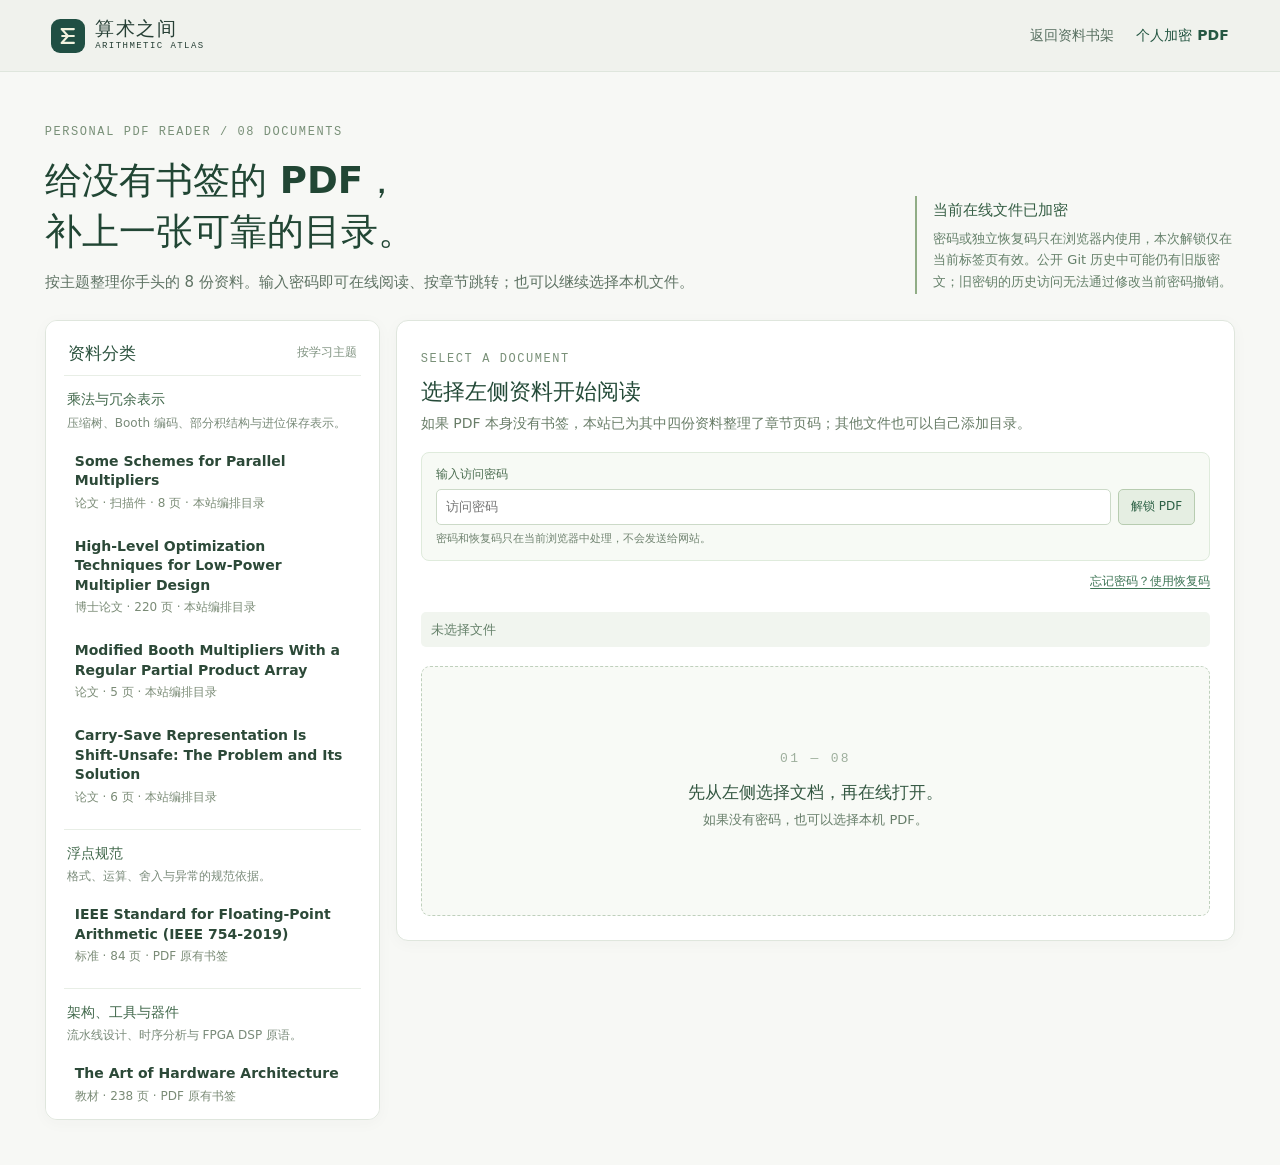
<file: reader.html>
<!doctype html>
<html lang="zh-CN">
<head>
  <meta charset="UTF-8">
  <meta name="viewport" content="width=device-width,initial-scale=1">
  <meta name="robots" content="index,follow">
  <meta name="description" content="算术电路 PDF 个人阅读目录：在线解密个人资料，使用原有书签或核对过的实际页码导航，也支持本机文件。">
  <link rel="icon" href="./favicon.svg" type="image/svg+xml">
  <title>PDF 阅读目录 · 算术之间</title>
  <link rel="stylesheet" href="./reader.css?v=20260927-reset">
  <script type="module" src="./reader.js?v=20260927-reset"></script>
</head>
<body>
  <a class="skip-link" href="#catalog-title">跳到 PDF 目录</a>
  <header class="reader-header">
    <a class="reader-brand" href="./index.html#overview"><img src="./favicon.svg" width="34" height="34" alt=""><span>算术之间<small>ARITHMETIC ATLAS</small></span></a>
    <nav aria-label="页面导航"><a href="./index.html#library">返回资料书架</a><a class="reader-current" href="#catalog-title" aria-current="page">个人加密 PDF</a></nav>
  </header>
  <main class="reader-main">
    <section class="reader-intro" aria-labelledby="catalog-title">
      <div><span class="eyebrow">PERSONAL PDF READER / 08 DOCUMENTS</span><h1 id="catalog-title">给没有书签的 PDF，<br>补上一张可靠的目录。</h1><p>按主题整理你手头的 8 份资料。输入密码即可在线阅读、按章节跳转；也可以继续选择本机文件。</p></div>
      <div class="privacy-card"><strong>当前在线文件已加密</strong><span>密码或独立恢复码只在浏览器内使用，本次解锁仅在当前标签页有效。公开 Git 历史中可能仍有旧版密文；旧密钥的历史访问无法通过修改当前密码撤销。</span></div>
    </section>
    <div class="reader-workspace">
      <aside class="catalog-panel" aria-label="已分类的 PDF">
        <div class="panel-heading"><h2>资料分类</h2><span>按学习主题</span></div>
        <div id="catalog-list"></div>
        <button id="open-other" class="other-file" type="button">选择其他本机 PDF <span aria-hidden="true">↗</span></button>
      </aside>
      <section class="document-panel" aria-labelledby="document-title">
        <div class="document-heading"><div><span id="document-kind" class="eyebrow">SELECT A DOCUMENT</span><h2 id="document-title">选择左侧资料开始阅读</h2><p id="document-summary">如果 PDF 本身没有书签，本站已为其中四份资料整理了章节页码；其他文件也可以自己添加目录。</p></div><div id="document-actions" class="document-actions" hidden><button id="open-online" class="primary-button" type="button">在线打开加密 PDF</button><button id="choose-file" class="secondary-button" type="button">选择本机 PDF</button><a id="source-link" href="#" target="_blank" rel="noopener noreferrer">查看出版方 / 作者来源 ↗</a></div></div>
        <form id="key-form" class="key-form"><label for="access-key">输入访问密码</label><div><input id="access-key" type="password" autocomplete="off" spellcheck="false" required placeholder="访问密码"><button type="submit">解锁 PDF</button></div><small id="key-state">密码和恢复码只在当前浏览器中处理，不会发送给网站。</small></form>
        <button id="recovery-help" class="recovery-help" type="button">忘记密码？使用恢复码</button>
        <p id="recovery-note" class="recovery-note" hidden>恢复码可立即恢复阅读。验证后可在这里生成新密码配置，站点所有者还需登录 GitHub 提交配置，才能让新密码在网站生效。</p>
        <section id="reset-panel" class="reset-panel" aria-labelledby="reset-title" hidden>
          <h3 id="reset-title">重置网站访问密码</h3>
          <p>恢复码已经验证。输入新密码后，本页会在浏览器生成配置；只有拥有 GitHub 仓库写入权限的人能提交并启用它。恢复码和新密码不会写进配置。</p>
          <form id="reset-form">
            <label for="new-password">新密码（至少 16 个字符）</label>
            <input id="new-password" type="password" minlength="16" autocomplete="new-password" required>
            <label for="confirm-password">确认新密码</label>
            <input id="confirm-password" type="password" minlength="16" autocomplete="new-password" required>
            <button type="submit">生成新密码配置</button>
          </form>
          <div id="reset-result" class="reset-result" hidden>
            <p>将下面的完整内容复制到 GitHub 上的 <code>vault/config.json</code>，提交到 <code>main</code> 分支。部署完成后新密码生效；请先验证新密码，再丢弃旧密码。</p>
            <textarea id="reset-config" readonly spellcheck="false" aria-label="新密码配置"></textarea>
            <div class="reset-actions"><button id="copy-config" type="button">复制配置</button><a href="https://github.com/Tomasess/arithmetic-atlas/edit/main/vault/config.json" target="_blank" rel="noopener noreferrer">登录 GitHub 编辑配置 ↗</a></div>
          </div>
        </section>
        <div id="reader-status" class="reader-status" role="status" aria-live="polite">未选择文件</div>
        <div id="reader-area" class="reader-area" hidden>
          <aside class="outline-panel" aria-label="章节目录">
            <div class="outline-heading"><strong>目录导航</strong><span id="outline-source"></span></div>
            <div id="outline-list" class="outline-list"></div>
            <form id="bookmark-form" class="bookmark-form"><strong>添加个人章节</strong><label>章节名称<input id="bookmark-title" name="title" maxlength="80" required placeholder="例如：第 3 节 符号扩展"></label><label>PDF 页码<input id="bookmark-page" name="page" type="number" min="1" step="1" required inputmode="numeric" placeholder="实际 PDF 页码"></label><button type="submit">加入目录</button></form>
          </aside>
          <div class="viewer-panel"><div class="viewer-toolbar"><button id="previous-page" type="button" aria-label="上一页">←</button><form id="page-form" aria-label="跳转到页码"><label for="page-number">PDF 页码</label><input id="page-number" type="number" min="1" step="1" inputmode="numeric" required><span id="page-total">/ —</span></form><button id="next-page" type="button" aria-label="下一页">→</button><label class="zoom-label" for="zoom-select">缩放</label><select id="zoom-select" aria-label="页面缩放"><option value="fit">适合宽度</option><option value="1">100%</option><option value="1.5">150%</option><option value="2">200%</option></select></div><div class="page-stage" id="page-stage"><div id="canvas-wrap" class="canvas-wrap"><canvas id="pdf-canvas" aria-label="PDF 当前页面"></canvas></div><p class="viewer-note">目录页码是 PDF 实际页码，不一定等于纸面印刷页码。大文件首次打开可能稍慢。</p></div></div>
        </div>
        <div class="reader-empty" id="reader-empty"><span>01 — 08</span><p>先从左侧选择文档，再在线打开。</p><small>如果没有密码，也可以选择本机 PDF。</small></div>
      </section>
    </div>
  </main>
  <input id="pdf-file" type="file" accept=".pdf,application/pdf" hidden>
</body>
</html>
</file>
<file: styles.css>
:root{--bg:#f7f8f5;--paper:#fff;--ink:#203a32;--text:#35473f;--muted:#677366;--line:#e2e7df;--green:#285c4b;--light:#e9f0e8;--sage:#c8d9bf;--gold:#b78f45;--radius:14px;font-family:Inter,"PingFang SC","Microsoft YaHei","Noto Sans CJK SC",system-ui,sans-serif;color:var(--text);background:var(--bg);font-synthesis:none}
*{box-sizing:border-box}html{scroll-behavior:smooth;scroll-padding-top:95px}body{margin:0;font-size:14px;line-height:1.65}button,input,select{font:inherit}button,a,input,select{-webkit-tap-highlight-color:transparent}button,a{touch-action:manipulation}button{cursor:pointer}button{color:inherit}a{color:inherit;text-decoration:none}button:disabled{cursor:default}button:focus-visible,a:focus-visible,input:focus-visible,select:focus-visible,summary:focus-visible{outline:3px solid #528e77;outline-offset:4px}button{border:0}svg.icon{width:19px;height:19px;display:inline-block;vertical-align:middle;fill:none;stroke:currentColor;stroke-width:1.65;stroke-linecap:round;stroke-linejoin:round;flex-shrink:0}[data-icon]{display:inline-flex;align-items:center;justify-content:center}[hidden]{display:none!important}.sr-only{position:absolute;width:1px;height:1px;padding:0;margin:-1px;overflow:hidden;clip:rect(0,0,0,0);white-space:nowrap;border:0}.skip-link{position:fixed;top:-90px;left:20px;background:var(--green);color:white;z-index:30;padding:12px}.skip-link:focus{top:12px}
.sidebar{width:228px;position:fixed;inset:0 auto 0 0;padding:33px 21px 0;background:#f0f2ed;border-right:1px solid var(--line);display:flex;flex-direction:column;z-index:12}.brand{display:flex;gap:11px;align-items:center;color:var(--ink);font-size:21px;font-weight:650;letter-spacing:2px;line-height:1.3}.brand img{width:37px;height:37px}.brand small{font-size:8px;display:block;letter-spacing:1.8px;font-weight:500;margin-top:6px}.workspace-label{font-size:8px;color:#90988e;letter-spacing:1.35px;margin:40px 7px 13px}.main-nav{display:grid;gap:6px}.nav-item{display:flex;align-items:center;gap:12px;padding:10px 13px;border-radius:7px;font-size:13px;color:#6b766c}.nav-item:hover{background:#e7ece4}.nav-item.active{color:#275440;background:#e0e8dc;font-weight:600}.nav-count{margin-left:auto;font-size:10px;opacity:.65;font-family:monospace}.sidebar-label{font-size:11px;color:#90988e;margin:32px 13px 12px;letter-spacing:1px}.topic-nav{display:grid;gap:1px}.topic-nav button{background:none;text-align:left;padding:8px 12px;color:#737e72;font-size:12px;display:flex;align-items:center;gap:12px;border-radius:6px}.topic-nav button::before{content:'';width:5px;height:5px;border-radius:50%;background:#a6b59e}.topic-nav button:hover,.topic-nav button.selected{color:var(--green);background:#e4ebdf}.sidebar-bottom{margin-top:auto;padding-top:28px}.sidebar-progress{display:block;text-align:left;width:100%;background:#e8ede3;border:1px solid #dce4d6;border-radius:10px;padding:16px}.sidebar-progress-title{font-size:11px;display:flex;justify-content:space-between;align-items:center}.sidebar-progress-title svg{width:14px}.sidebar-progress strong{font-size:30px;line-height:1.6;font-weight:500;color:var(--green);font-variant-numeric:tabular-nums}.sidebar-progress strong small{font-size:14px;margin-left:3px}.progress-track{background:#d7e1d2;height:4px;border-radius:20px;overflow:hidden}.progress-track>span{display:block;width:0;background:var(--green);height:100%;transition:width .25s}.sidebar-progress .muted{font-size:10px;display:block;margin-top:8px}.muted{color:var(--muted)}.profile{display:flex;gap:10px;align-items:center;border-top:1px solid #dce1d6;margin-top:26px;padding:20px 4px;font-size:12px}.avatar{width:33px;height:33px;background:#dce5d6;display:grid;place-items:center;border-radius:50%;color:var(--green);font-family:Georgia,serif;font-size:17px}.profile small{display:flex;align-items:center;font-size:10px;color:#818b7c;margin-top:1px}.profile small svg{width:10px;height:10px;margin-right:3px}.page{margin-left:228px}.topbar{height:77px;display:flex;align-items:center;justify-content:space-between;padding:0 44px;border-bottom:1px solid var(--line);background:rgba(247,248,245,.95);position:sticky;top:0;z-index:10;backdrop-filter:blur(12px)}.breadcrumb{font-size:11px;display:flex;gap:15px;align-items:center;color:#6c7867}.breadcrumb strong{font-weight:500;color:#455642}.slash{color:#bac1b5}.topbar-right{display:flex;align-items:center;gap:21px;font-size:10px}.verified{color:#6f7c63;display:flex;align-items:center;gap:7px}.live-dot{width:5px;height:5px;border-radius:50%;background:#90a778}.private-badge{display:flex;align-items:center;gap:5px;padding:5px 9px;border-radius:5px;border:1px solid #dce4d7;color:#6e8167}.private-badge svg{width:12px;height:12px}main{max-width:1460px;margin:0 auto;padding:34px 44px 0}.hero{background:#e9efe5;min-height:339px;border:1px solid #dfe7d8;border-radius:var(--radius);padding:36px 39px;display:grid;grid-template-columns:1.18fr 1fr;position:relative;overflow:hidden;gap:30px}.hero-copy{position:relative;z-index:1}.eyebrow{display:flex;align-items:center;gap:9px;font-size:9px;letter-spacing:1.65px;color:#6e8665}.tiny-line{width:21px;height:1px;background:#8ca082}h1{font-size:clamp(30px,3.1vw,47px);line-height:1.48;letter-spacing:1px;font-weight:600;margin:16px 0 11px;color:#234937}.hero-dot{color:#95a986} .hero-copy>p{color:#637858;font-size:12px;line-height:1.9;margin:0 0 23px}.primary-btn{display:inline-flex;align-items:center;justify-content:center;gap:24px;background:var(--green);color:white;padding:12px 21px;border-radius:7px;font-size:12px;box-shadow:0 2px 4px #244e4410;transition:background .2s,transform .2s}.primary-btn:hover{background:#1b4437;transform:translateY(-1px)}.primary-btn svg{width:16px}.hero-mode{display:inline-block;font-size:10px;color:#6c7e60;margin-left:14px}.hero-art{align-self:stretch;padding:3px 8px 0 18px;color:#4c6d51;position:relative;max-width:400px;width:100%;justify-self:center}.hero-art::before{content:'';position:absolute;inset:-80px -80px -80px -20px;background-image:radial-gradient(#8a9d7d55 .65px,transparent .65px);background-size:17px 17px;mask-image:linear-gradient(to right,transparent,black 35%);opacity:.42;pointer-events:none}.hero-art>*{position:relative}.art-top{display:flex;justify-content:space-between;font-family:monospace;font-size:8px;letter-spacing:1px;border-bottom:1px solid #cbd7c2;padding-bottom:10px;color:#8b9b7c}.formula{font-family:Georgia,"Times New Roman",serif;font-style:italic;font-size:44px;text-align:center;line-height:1;margin:29px 0 19px;color:#496c4a}.formula>span{font-size:58px;vertical-align:-4px;font-style:normal}.formula sub,.formula sup{font-size:19px}.bit-grid{padding:0 20px}.bit-label{font-size:7px;letter-spacing:1.6px;color:#718863;margin-bottom:4px}.powers,.bits{display:grid;grid-template-columns:repeat(6,1fr);gap:8px;text-align:center}.powers{font-family:monospace;font-size:10px;color:#8c9c7e;margin-bottom:7px}.bits span{font:21px/37px Georgia,serif;border:1px solid #c6d3bc;border-radius:6px;color:#839a71;background:#edf2e9}.bits .one{background:#d2dfc7;border-color:#c5d4b8;color:#4e6e40}.bit-result{display:flex;align-items:center;justify-content:space-between;font-size:12px;font-family:monospace;color:#789164;gap:13px;margin:12px 0 18px}.result-line{height:1px;background:#ccd9c0;flex:1}.bit-result sub{font-size:8px}.art-bottom{padding-top:10px;border-top:1px solid #cbd7c2;color:#91a07f;font:10px/1.65 Georgia,serif;letter-spacing:.3px}.art-bottom em{color:#718664}.art-bottom>span{position:absolute;right:0;top:12px;font-size:23px;font-style:normal}.overview-stats{display:flex;gap:30px;align-items:center;padding:22px 0 3px}.overview-stats>div{display:flex;align-items:center;gap:9px;font-size:10px;color:#728367}.overview-stats svg{color:#839276;width:16px;height:16px}.overview-stats strong{font-size:15px;font-weight:600;letter-spacing:.4px;color:#455c3e}.overview-stats button{background:none;margin-left:auto;display:flex;gap:8px;align-items:center;font-size:10px;color:#6a815e;padding:0}.section{margin-top:45px}.section-heading{display:flex;align-items:center;justify-content:space-between;gap:24px;margin-bottom:22px}.section-kicker{font:9px/1.6 monospace;letter-spacing:1.6px;color:#91a082}h2{font-size:23px;color:var(--ink);font-weight:600;letter-spacing:.4px;margin:7px 0 5px}.section-heading p{font-size:11px;color:#6d7f60;margin:0}.quiet-label{font-size:10px;color:#778866;white-space:nowrap}.route-grid{display:grid;grid-template-columns:repeat(3,1fr);gap:13px}.route-card{background:#fff;border:1px solid var(--line);border-radius:10px;padding:18px 19px;text-align:left;position:relative;transition:box-shadow .2s,border-color .2s;min-width:0}.route-card:hover{border-color:#9caf90;box-shadow:0 4px 18px #244e4406}.route-card.selected{border-color:#739362;background:#f1f5ed}.route-top{display:flex;align-items:center;justify-content:space-between;margin-bottom:14px}.route-number{font:11px monospace;color:#7d906b;display:flex;gap:10px;align-items:center}.route-icon{width:27px;height:27px;border-radius:7px;background:#f1f4ee;color:#7e9670;display:grid;place-items:center}.route-icon svg{width:16px;height:16px}.route-status{font-size:9px;color:#748764}.route-status.done{color:#497b42}.route-card h3{font-size:14px;font-weight:600;color:#3b5632;margin:0 0 5px}.route-card p{font-size:10px;color:#718460;margin:0;line-height:1.65}.route-bottom{display:flex;justify-content:space-between;align-items:center;margin-top:17px;padding-top:11px;border-top:1px solid #edf0e8;font-size:9px;color:#7c8c6c;gap:10px}.route-bottom svg{width:13px;height:13px}.route-card.done .route-icon{background:#e0edde;color:#568649}.stage-panel{border:1px solid #d7e1ce;border-radius:10px;background:#eef3e9;padding:24px;margin-top:14px;display:grid;grid-template-columns:1fr 1.1fr;gap:32px}.stage-panel h3{font-size:16px;margin:0 0 6px;color:var(--ink)}.stage-panel p{font-size:12px;color:#718467;margin:8px 0}.stage-panel ol{font-size:12px;color:#63785c;padding-left:19px;margin:10px 0}.stage-panel li{margin:6px 0}.stage-meta{font-size:10px;color:#839476}.stage-readings{display:grid;gap:7px;margin-top:10px}.stage-reading{border:1px solid #d7e2cf;background:#f9fbf6;display:flex;align-items:center;justify-content:space-between;padding:10px 12px;border-radius:6px;text-align:left;font-size:11px;gap:10px}.stage-reading:hover{border-color:#95ac83}.stage-reading span:last-child{font-size:10px;white-space:nowrap;color:#829775}.stage-actions{display:flex;gap:10px;margin-top:13px;align-items:center;justify-content:space-between}.stage-actions button{font-size:11px}.text-btn{display:inline-flex;gap:6px;align-items:center;background:none;color:#778f6a;font-size:11px;padding:5px 0}.text-btn svg{width:15px;height:15px}.text-btn:hover{color:var(--green)}.search-controls{display:flex;gap:12px}.search-box{display:flex;gap:10px;align-items:center;background:white;border:1px solid var(--line);border-radius:8px;padding:0 15px;flex:1;min-width:0;height:47px}.search-box:focus-within{border-color:#869f75;box-shadow:0 0 0 3px #82997015}.search-box svg{width:17px;color:#9aa68e}.search-box input{border:0;background:none;outline:none;width:100%;font-size:11px;color:#536d46;min-width:0}.search-box input:focus-visible{outline:none}.search-box input::placeholder{color:#7d8e6d}.search-box kbd{border:1px solid #e7ece1;line-height:20px;padding:0 6px;color:#a2ad94;border-radius:4px;font-size:11px}.select-wrap{min-width:127px}select{height:100%;border:1px solid var(--line);border-radius:8px;background:white;padding:0 30px 0 13px;color:#788c6b;font-size:11px;cursor:pointer;min-height:38px}#type-filter{height:47px;width:100%}.filter-chips{display:flex;gap:7px;flex-wrap:wrap;margin:16px 0 20px}.filter-chips button{border:1px solid transparent;background:#edf1e8;color:#879677;font-size:10px;line-height:1.6;padding:7px 13px;border-radius:6px;display:flex;gap:6px}.filter-chips button.active{background:var(--green);color:#fff}.filter-chips button:hover:not(.active){border-color:#bdceb1;color:#4a6b3c}.filter-chips .chip-count{opacity:.7;font-size:9px}.results-toolbar{display:flex;justify-content:space-between;align-items:center;margin-bottom:13px;gap:15px;min-height:30px}.result-info{font-size:10px;color:#758866}.result-info strong{color:#5d774f;font-weight:500}.status-controls{display:flex;gap:14px;align-items:center}.status-controls select{border:0;background:transparent;font-size:10px;min-height:26px;padding:0 18px 0 4px;border-radius:2px}.free-toggle{font-size:10px;color:#8e9c80;display:flex;align-items:center;gap:5px;white-space:nowrap}.free-toggle input{accent-color:var(--green);width:13px;height:13px;margin:0}.reset-btn{font-size:10px;color:var(--green);background:none;padding:2px}.resource-grid{display:grid;grid-template-columns:repeat(2,1fr);gap:14px}.resource-card{display:flex;flex-direction:column;border:1px solid var(--line);border-radius:10px;background:white;overflow:hidden;transition:box-shadow .2s,border-color .2s;min-width:0}.resource-card:hover{border-color:#b1c2a4;box-shadow:0 4px 16px #33502a07}.card-body{padding:21px 23px 17px;flex:1}.card-top{display:flex;justify-content:space-between;align-items:center;gap:12px;margin-bottom:13px}.type-pill{font-size:9px;padding:2px 7px;border-radius:4px;color:#697f58;background:#edf2e7;letter-spacing:.4px}.type-pill.paper{background:#f4efe5;color:#a48b5c}.type-pill.code{background:#e9f0f1;color:#6b8990}.card-topic{font-size:9px;color:#7b8d68}.card-title{display:block;text-align:left;background:none;font-family:Georgia,"Times New Roman",serif;color:#304835;font-size:18px;line-height:1.4;letter-spacing:.05px;padding:0;margin:0 0 4px;font-weight:500}.card-title:hover{color:#568044}.card-subtitle{font-size:11px;color:#7d8c71;margin-top:5px}.card-authors{font-size:9px;color:#788b69;margin:10px 0 11px}.card-description{font-size:11px;line-height:1.85;color:#657b57;margin:0}.card-tags{display:flex;gap:6px;flex-wrap:wrap;margin-top:14px}.card-tags span{font-size:9px;color:#738866;background:#f5f7f2;padding:2px 6px;border-radius:3px}.card-footer{border-top:1px solid #ecf0e7;background:#fcfdfb;display:flex;gap:12px;align-items:center;justify-content:space-between;padding:11px 23px}.source-link{font-size:10px;display:flex;align-items:center;gap:6px;color:#658454}.source-link svg{width:12px;height:12px}.source-link:hover{color:#254e36;text-decoration:underline}.mark-read{display:flex;align-items:center;gap:6px;font-size:10px;color:#6f835f;background:none;padding:4px 0;white-space:nowrap}.mark-read svg{width:14px;height:14px}.mark-read[aria-pressed=true]{color:#3d713a}.mark-read:hover{color:#28593b}.reading-label{font-size:9px;background:#f8f0df;color:#a78648;padding:2px 6px;border-radius:4px;margin-left:auto}.load-more{display:flex;align-items:center;justify-content:center;gap:10px;margin:23px auto 0;border:1px solid var(--line);padding:10px 24px;background:transparent;color:#81936f;border-radius:6px;font-size:11px}.load-more:hover{background:#eaf0e3}.load-more svg{width:13px}.library-note{display:flex;align-items:flex-start;gap:7px;justify-content:center;font-size:9px;color:#70845f;margin:22px 0 0}.library-note svg{width:13px;height:13px}.empty-state{text-align:center;padding:45px;border:1px dashed #c7d5bc;border-radius:10px}.empty-state>[data-icon] svg{width:30px;height:30px;color:#9eaf90}.empty-state h3{font-size:15px;color:#6f865f}.empty-state p{font-size:12px;color:#74895f}.secondary-btn{border:1px solid #cfddc4;background:#f5f8ef;color:#648151;border-radius:7px;padding:9px 14px;font-size:12px;display:inline-flex;justify-content:center;align-items:center;gap:7px}.secondary-btn:hover{background:#e8f0df}.secondary-btn svg{width:15px}.section.library{margin-top:39px}footer{display:flex;justify-content:space-between;align-items:center;border-top:1px solid var(--line);padding:23px 0 28px;margin-top:35px;gap:20px;color:#718660;font-size:9px}footer>a{font-size:12px;color:#7e926d}footer>a>span{font-family:Georgia,serif;font-size:10px;margin-left:5px}footer>span:last-child{font-size:9px}dialog{width:min(680px,calc(100vw - 30px));padding:0;border:1px solid #d4dfcb;border-radius:15px;color:var(--text);background:#fcfdf9;box-shadow:0 25px 90px #182c2140;max-height:85vh;max-height:85dvh}dialog::backdrop{background:#192f2666;backdrop-filter:blur(4px)}.dialog-inner{padding:29px 32px}.dialog-header{display:flex;justify-content:space-between;align-items:center;margin-bottom:22px}.dialog-label{font-size:10px;color:#94a585;letter-spacing:1px}.close-btn{background:#eef3e7;color:#789166;border-radius:50%;width:30px;height:30px;display:grid;place-items:center}.close-btn:hover{background:#e0ebd5}.close-btn svg{width:16px}.dialog-inner h2{font-family:Georgia,"Microsoft YaHei",serif;font-size:25px;line-height:1.45;margin:0 0 8px}.dialog-subtitle{font-size:12px;color:#7e936d;margin-bottom:16px}.dialog-meta{font-size:11px;color:#718863;margin-bottom:22px}.detail-block{margin-top:19px}.detail-block h3{font-size:12px;margin:0 0 7px;color:#557546}.detail-block p,.detail-block li{font-size:12px;line-height:1.9;color:#5e7a4d;margin:0}.detail-block ul{padding-left:20px;margin:0}.detail-source{padding:15px 17px;background:#edf3e7;border-radius:8px;margin:21px 0;font-size:10px;color:#637b50;line-height:1.9;overflow-wrap:anywhere}.detail-source a{text-decoration:underline;color:#597c48}.detail-actions{display:flex;flex-wrap:wrap;gap:10px;border-top:1px solid var(--line);padding-top:20px;margin-top:20px}.dialog-note{font-size:10px;color:#6c835c;margin:15px 0 0}.progress-big{display:flex;align-items:baseline;gap:10px;margin:16px 0 5px;color:#446f37}.progress-big strong{font-size:40px;font-weight:500;letter-spacing:-1px}.progress-big span{font-size:12px;color:#758b61}.progress-rows{display:grid;gap:16px;margin:28px 0}.progress-row-top{display:flex;justify-content:space-between;align-items:center;font-size:12px;margin-bottom:5px;color:#668256}.progress-row-top small{font-size:10px;color:#6c865c}.backup-actions{display:flex;gap:10px;margin:22px 0 10px;flex-wrap:wrap}#import-file{max-width:100%}.inline-note{font-size:11px;color:#8ba17b}.policy-list{padding-left:18px;color:#5f7b4c;font-size:12px}.policy-list li{margin:12px 0}.citation{font-family:monospace;line-height:1.7;white-space:pre-wrap;background:#eef3e8;padding:12px;border-radius:5px;overflow-wrap:anywhere;font-size:11px}#toast{position:fixed;bottom:24px;left:calc(50% + 110px);transform:translate(-50%,20px);background:#234d3e;color:#f7faf1;padding:12px 23px;border-radius:8px;font-size:12px;z-index:99;box-shadow:0 8px 35px #12332124;opacity:0;pointer-events:none;transition:all .2s;max-width:85vw;text-align:center}#toast.show{opacity:1;transform:translate(-50%,0)}.noscript{position:fixed;bottom:0;left:0;right:0;background:#fff1d2;padding:16px;text-align:center;z-index:100}
@media(min-width:1500px){.hero{padding:42px 47px;min-height:370px}.hero-art{max-width:390px}.hero-copy>p{font-size:13px}.hero-mode{font-size:11px}.route-card{padding:22px 23px}.route-card p{font-size:11px}}
@media(max-width:1200px){.sidebar{width:206px;padding-left:16px;padding-right:16px}.page{margin-left:206px}main{padding:28px 28px 0}.topbar{padding:0 28px}.hero{padding:29px 28px;grid-template-columns:1.25fr 1fr;gap:12px}.hero-mode{display:block;margin:12px 0 0}.hero-art{padding-left:10px}.bit-grid{padding:0 3px}.overview-stats{gap:20px}.overview-stats>div{gap:6px}.overview-stats>button{font-size:9px}.quiet-label{display:none}.brand{font-size:19px}h1{font-size:35px}.resource-grid{gap:12px}.card-body{padding:18px}.card-footer{padding:10px 18px}}
@media(max-width:960px){.sidebar{width:184px;padding:26px 12px 0}.page{margin-left:184px}.workspace-label{font-size:7px;letter-spacing:.8px}.brand{font-size:17px;letter-spacing:1px;gap:8px}.brand img{width:31px;height:31px}.brand small{font-size:7px;letter-spacing:1.2px}.topbar{padding:0 24px;height:65px}.verified{display:none}main{padding:25px 24px 0}.hero{grid-template-columns:1.2fr 1fr;padding:25px 25px;gap:10px}h1{font-size:29px;letter-spacing:0}.eyebrow{font-size:7px;letter-spacing:1.1px}.hero-copy>p{font-size:11px}.hero-art{padding-left:10px}.formula{font-size:34px;margin-top:36px}.formula>span{font-size:49px}.art-top{font-size:6px}.bits{gap:4px}.bits span{line-height:31px;font-size:17px}.powers{gap:4px;font-size:8px}.bit-result{font-size:9px}.overview-stats{flex-wrap:wrap;gap:12px 21px;padding-top:18px}.overview-stats>button{display:none}.route-grid{grid-template-columns:repeat(2,1fr)}.route-card p{font-size:10px}.section{margin-top:33px}.section-heading p{font-size:10px}.section-heading{gap:10px}.resource-grid{grid-template-columns:1fr}.search-box input{font-size:10px}.select-wrap{min-width:108px}.filter-chips{gap:5px}.filter-chips button{padding:6px 10px}.stage-panel{grid-template-columns:1fr;gap:15px}.status-controls{gap:7px}.card-title{font-size:19px}.card-description{font-size:12px}.card-authors{font-size:10px}footer>span:last-child{display:none}#toast{left:calc(50% + 92px)}}
@media(max-width:700px){html{scroll-padding-top:85px}.sidebar{position:relative;width:auto;height:auto;display:block;padding:18px 20px 0;border-right:0;border-bottom:1px solid var(--line)}.brand{font-size:20px;gap:10px}.brand img{width:34px;height:34px}.brand small{font-size:7px;letter-spacing:2px}.workspace-label,.sidebar-label,.topic-nav,.sidebar-bottom{display:none}.main-nav{display:flex;gap:4px;margin-top:16px}.nav-item{flex:1;justify-content:center;border-radius:6px 6px 0 0;padding:10px 8px;font-size:11px;gap:7px}.nav-count{margin-left:0;font-size:8px}.nav-item svg{width:15px}.page{margin-left:0}.topbar{height:49px;padding:0 20px;position:sticky}.breadcrumb{font-size:10px;gap:10px}.private-badge{font-size:9px;padding:3px 7px}.topbar-right{gap:0}main{padding:20px 18px 0}.hero{display:block;min-height:auto;padding:27px 24px}.hero-art{display:none}h1{font-size:34px;line-height:1.43;margin:17px 0 12px}.hero-copy>p{font-size:11px}.hero-mode{font-size:9px;display:inline-block;margin-left:13px}.primary-btn{padding:11px 17px;gap:20px;font-size:11px}.eyebrow{font-size:7px;letter-spacing:1.3px}.overview-stats{justify-content:space-between;gap:5px;padding-top:18px}.overview-stats>div{gap:5px;font-size:8px;flex-wrap:wrap}.overview-stats strong{font-size:13px}.overview-stats svg{width:13px;height:13px}.overview-stats>div>span:last-child{width:100%;text-align:center}.section{margin-top:29px}.section-kicker{font-size:8px}h2{font-size:21px}.section-heading p{font-size:10px;line-height:1.9}.route-grid{gap:9px}.route-card{padding:15px 13px}.route-card h3{font-size:12px}.route-card p{font-size:9px}.route-bottom{font-size:8px;margin-top:12px}.route-top{margin-bottom:11px}.route-icon{width:24px;height:24px}.route-status{font-size:8px}.route-number{font-size:10px;gap:6px}.text-btn{font-size:10px;white-space:nowrap}.text-btn svg{width:13px}.library .section-heading{align-items:flex-start}.library .section-heading .text-btn{margin-top:31px}.library .section-heading p{max-width:270px}.search-controls{gap:7px}.select-wrap{min-width:95px}.search-box{padding:0 10px;gap:7px;height:43px}.search-box kbd{display:none}.search-box input{font-size:10px}.search-box svg{width:15px}#type-filter{height:43px;font-size:10px;padding:0 8px}.filter-chips{margin-top:12px;margin-bottom:13px;gap:6px}.filter-chips button{font-size:9px;padding:6px 10px}.results-toolbar{align-items:flex-start;gap:8px;flex-wrap:wrap}.status-controls{margin-left:auto;gap:9px}.free-toggle,.status-controls select,.reset-btn,.result-info{font-size:9px}.result-info{padding-top:3px}.card-body{padding:19px}.card-title{font-size:19px}.card-description{font-size:11px}.card-footer{padding:11px 19px}.card-authors{font-size:9px}.card-subtitle{font-size:10px}.card-top{margin-bottom:11px}.resource-grid{gap:12px}.library-note{font-size:9px;line-height:1.8;justify-content:flex-start}.stage-panel{padding:18px}.stage-panel h3{font-size:14px}.stage-panel p,.stage-panel ol{font-size:11px}.stage-reading{font-size:10px}.dialog-inner{padding:23px}.dialog-inner h2{font-size:22px}.detail-actions{gap:8px}.detail-actions>.primary-btn{flex:1}.dialog-header{margin-bottom:18px}.dialog-inner .secondary-btn{font-size:11px}.backup-actions{gap:8px}#toast{left:50%;min-width:220px;bottom:16px;font-size:11px}footer{margin-top:26px;font-size:8px;padding:18px 0;gap:8px}footer>a{font-size:10px}footer>a>span{font-size:8px}footer>span{font-size:8px}.section.library{margin-top:32px}}
/* Keep long-form resource information readable at every viewport. */
.card-description{font-size:12px}.card-authors{font-size:10px}.card-subtitle{font-size:12px}.section-heading p{font-size:12px}.route-card p{font-size:11px}.filter-chips button{font-size:11px}.search-box input{font-size:12px}.source-link,.mark-read{font-size:11px}.results-toolbar .free-toggle,.status-controls select,.result-info{font-size:11px}.overview-stats>[role=button]{cursor:pointer}
@media(max-width:700px){.hero-copy>p{font-size:12px}.nav-item{font-size:12px}.hero-mode{font-size:10px;display:block;margin:12px 0 0}.section-heading p{font-size:11px}.route-card h3{font-size:13px}.route-card p{font-size:10px}.route-status{font-size:9px}.route-bottom{font-size:9px}.filter-chips button{font-size:11px;padding:8px 11px}.filter-chips .chip-count{font-size:10px}.card-description{font-size:13px}.card-authors{font-size:11px}.card-subtitle{font-size:12px}.card-topic,.type-pill{font-size:10px}.card-tags span{font-size:10px}.source-link,.mark-read{font-size:12px;min-height:34px}.results-toolbar{flex-direction:column}.status-controls{margin-left:0}.results-toolbar .free-toggle,.status-controls select,.result-info{font-size:11px}.library-note{font-size:10px}.detail-block p,.detail-block li{font-size:13px}.detail-source{font-size:11px}.dialog-note{font-size:11px}.stage-panel p,.stage-panel ol{font-size:12px}}
/* Original project showcase */
.project-showcase{display:grid;grid-template-columns:minmax(0,1.58fr) minmax(300px,.82fr);background:#202724;border:1px solid #324139;border-radius:12px;overflow:hidden;box-shadow:0 14px 45px #1e382a14}.project-media{min-width:0;background:#121715;padding:17px 17px 13px}.project-media video{display:block;width:100%;aspect-ratio:16/9;background:#111;border:1px solid #39433e;border-radius:8px;object-fit:contain}.video-caption{display:flex;justify-content:space-between;gap:14px;color:#9eaaa4;font:9px/1.5 monospace;letter-spacing:.7px;padding:11px 3px 0}.project-copy{padding:30px 30px 26px;color:#e7ede9;display:flex;flex-direction:column}.project-eyebrow{font:9px/1.6 monospace;letter-spacing:1.4px;color:#b9c8bd}.project-copy h3{font-family:Georgia,"Microsoft YaHei",serif;font-size:25px;line-height:1.38;color:#f4f7f4;margin:10px 0 10px;font-weight:500}.project-copy>p{font-size:12px;line-height:1.9;color:#bac6bf;margin:0}.project-points{list-style:none;padding:0;margin:19px 0;display:grid;grid-template-columns:1fr 1fr;gap:12px}.project-points li{border-top:1px solid #3b4741;padding-top:10px;display:grid;gap:3px}.project-points strong{font-size:11px;color:#dbe6df;font-weight:600}.project-points span{font-size:10px;line-height:1.7;color:#9fada5}.project-equation{margin-top:auto;border:1px solid #46554d;border-radius:7px;padding:13px 15px;display:flex;align-items:center;justify-content:space-between;gap:15px;background:#27312c}.project-equation>span{font:italic 22px/1 Georgia,serif;color:#f0ad45}.project-equation small{font:8px/1.5 monospace;letter-spacing:.8px;color:#aab7af;text-align:right}
@media(max-width:1100px){.project-showcase{grid-template-columns:1fr}.project-copy{padding:25px}.project-points{grid-template-columns:repeat(4,1fr)}.project-media{padding:15px}}
@media(max-width:700px){.main-nav .nav-item{font-size:10px;padding:10px 4px;gap:4px}.main-nav .nav-item svg{display:none}.project-showcase{border-radius:9px}.project-media{padding:9px 9px 11px}.project-media video{border-radius:6px}.video-caption{font-size:7px;flex-wrap:wrap;padding:8px 2px 0}.project-copy{padding:22px 19px 20px}.project-copy h3{font-size:22px}.project-copy>p{font-size:12px}.project-points{grid-template-columns:1fr 1fr;gap:10px}.project-points span{font-size:10px}.project-equation{align-items:flex-start;flex-direction:column}.project-equation small{text-align:left}}
@media(max-width:410px){.main-nav .nav-count{display:none}.project-points{grid-template-columns:1fr}}
@media(prefers-reduced-motion:reduce){html{scroll-behavior:auto}*,*::before,*::after{transition:none!important;animation:none!important}}
.library-actions{display:flex;align-items:center;gap:17px;flex-wrap:wrap;justify-content:flex-end}.library-actions .text-btn{display:inline-flex;align-items:center;gap:5px}
@media(max-width:700px){.main-nav{overflow-x:auto;scrollbar-width:thin}.main-nav .nav-item{flex:0 0 auto;min-width:66px}.library .section-heading{flex-wrap:wrap}.library .section-heading .library-actions{justify-content:flex-start;gap:18px}.library .section-heading .library-actions .text-btn{margin-top:0}}
</file>
<file: reader.css>
:root{font-family:Inter,"PingFang SC","Microsoft YaHei",system-ui,sans-serif;color:#263f35;background:#f7f8f5;font-synthesis:none}
*{box-sizing:border-box}html{scroll-behavior:smooth}body{margin:0;font-size:16px;line-height:1.65}button,input,select{font:inherit}button{cursor:pointer}button:disabled{opacity:.4;cursor:default}a{color:inherit;text-decoration:none}button:focus-visible,a:focus-visible,input:focus-visible,select:focus-visible{outline:3px solid #58947b;outline-offset:3px}[hidden]{display:none!important}
.skip-link{position:absolute;left:12px;top:-90px;background:#244f41;color:#fff;padding:10px;z-index:20}.skip-link:focus{top:10px}
.reader-header{min-height:72px;display:flex;align-items:center;justify-content:space-between;gap:25px;padding:12px clamp(22px,4vw,66px);border-bottom:1px solid #dfe6dd;background:#f0f2ed}.reader-brand{display:flex;align-items:center;gap:10px;line-height:1.1;font-weight:700;letter-spacing:.08em;font-size:19px}.reader-brand img{width:34px;height:34px}.reader-brand small{display:block;font:9px/1.6 monospace;letter-spacing:.16em}.reader-header nav{display:flex;gap:22px;align-items:center;color:#587061;font-size:14px}.reader-header nav a:hover{text-decoration:underline}.reader-current{font-weight:650;color:#255743}
.reader-main{max-width:1640px;margin:auto;padding:30px clamp(18px,3.5vw,58px) 45px}.reader-intro{display:flex;align-items:end;justify-content:space-between;gap:35px;padding:15px 0 26px}.eyebrow{font:12px/1.5 monospace;letter-spacing:.13em;color:#799078}.reader-intro h1{font-size:clamp(28px,2.9vw,42px);line-height:1.35;color:#214634;margin:13px 0}.reader-intro p{max-width:760px;margin:0;font-size:15px;color:#5f7364}.privacy-card{max-width:320px;flex:none;border-left:2px solid #91ad86;padding:2px 0 2px 16px;display:grid;gap:5px;color:#65806a;font-size:13px}.privacy-card strong{color:#355e44;font-size:15px}
.reader-workspace{display:grid;grid-template-columns:minmax(275px,335px) minmax(0,1fr);align-items:start;gap:16px}.catalog-panel,.document-panel{border:1px solid #dfe6dd;background:#fff;border-radius:12px;min-width:0;box-shadow:0 3px 16px #324e3b08}.catalog-panel{padding:18px;max-height:calc(100vh - 100px);overflow:auto;position:sticky;top:16px}.panel-heading{display:flex;justify-content:space-between;align-items:center;padding:0 4px 8px}.panel-heading h2{margin:0;font-size:17px;color:#2a513d}.panel-heading span{font-size:12px;color:#809381}.catalog-group{padding:12px 0 8px;border-top:1px solid #e8eee6}.catalog-group h3{font-size:14px;margin:0 3px 2px;color:#42694c}.catalog-group>p{font-size:12px;line-height:1.6;margin:0 3px 9px;color:#7a8b7a}.catalog-item{display:grid;text-align:left;width:100%;gap:3px;background:#fff;border:1px solid transparent;border-radius:7px;padding:9px 10px;margin:3px 0}.catalog-item:hover{background:#f3f7f1}.catalog-item.active{background:#e8f0e7;border-color:#b7ccb3}.catalog-item-title{font-size:14px;color:#2c4938;font-weight:600;line-height:1.4;overflow-wrap:anywhere}.catalog-item-meta{font-size:12px;color:#7a8b76}.other-file{display:flex;justify-content:space-between;align-items:center;width:100%;background:#f4f6f1;border:1px solid #e0e9da;color:#335c41;border-radius:7px;padding:11px 13px;font-size:14px;margin-top:10px}.other-file:hover{background:#e7efe4}
.document-heading{display:flex;align-items:start;justify-content:space-between;gap:14px;padding:23px 24px 16px}.document-heading h2{font-size:22px;line-height:1.35;margin:6px 0;color:#244a38;overflow-wrap:anywhere}.document-heading p{font-size:14px;color:#697d68;margin:0;max-width:680px}.document-actions{display:grid;gap:7px;text-align:center;flex:none}.primary-button{background:#285b48;color:white;border:0;border-radius:6px;padding:9px 17px;font-size:14px;white-space:nowrap}.primary-button:hover{background:#1d4536}.document-actions a{font-size:12px;color:#51785a;max-width:180px}.document-actions a:hover{text-decoration:underline}.reader-status{margin:0 24px 19px;padding:7px 10px;color:#65816a;background:#f1f5ef;border-radius:5px;font-size:13px;overflow-wrap:anywhere}.reader-status[data-kind=warning]{background:#fff4de;color:#785b24}.reader-status[data-kind=error]{background:#fff0ec;color:#884e42}
.secondary-button{background:#f0f5ed;border:1px solid #bdd0ba;border-radius:6px;color:#34634b;padding:8px 14px;font-size:13px}.secondary-button:hover{background:#e5f0e0}.key-form{margin:0 24px 15px;padding:12px 14px;border:1px solid #dfebdc;background:#f7faf5;border-radius:8px;display:grid;gap:5px}.key-form label{font-size:12px;font-weight:600;color:#4c6e51}.key-form>div{display:flex;gap:7px}.key-form input{flex:1;min-width:0;padding:6px 9px;border:1px solid #ccdac8;border-radius:5px;font-size:13px}.key-form button{background:#e5eee2;border:1px solid #b7ccb0;color:#2b6044;border-radius:5px;padding:6px 12px;font-size:12px}.key-form small{font-size:11px;color:#718471}.key-form.ready{background:#edf5ed;border-color:#b7d0b4}.key-form.ready input{display:none}.key-form.ready label{display:none}.key-form.ready button{padding:3px 8px}.key-form.ready>div{justify-content:flex-end}
.recovery-help{display:block;margin:-7px 24px 17px auto;padding:3px 0;border:0;background:none;color:#3d7555;font-size:12px;text-decoration:underline;text-underline-offset:3px}.recovery-help:hover{color:#20533a}.recovery-note{margin:-4px 24px 18px;padding:11px 13px;background:#f0f5ed;border-left:3px solid #8faf81;color:#54705b;font-size:12px}
.reset-panel{margin:0 24px 18px;padding:16px;background:#f7faf5;border:1px solid #c7dbc6;border-radius:8px;color:#3e5c48}.reset-panel h3{font-size:16px;margin:0 0 4px;color:#27523c}.reset-panel p{font-size:12px;margin:0 0 12px}.reset-panel form{display:grid;grid-template-columns:minmax(135px,175px) minmax(0,1fr);align-items:center;gap:8px;font-size:12px}.reset-panel input{width:100%;padding:8px;border:1px solid #b8cdb7;border-radius:5px}.reset-panel button{background:#e5eee2;border:1px solid #b7ccb0;color:#2b6044;border-radius:5px;padding:8px 12px;font-size:12px}.reset-panel form button{grid-column:2;justify-self:start}.reset-result{margin-top:16px;padding-top:14px;border-top:1px solid #dbe7d9}.reset-result textarea{display:block;width:100%;height:180px;padding:10px;border:1px solid #b8cdb7;border-radius:5px;background:#fff;font:11px/1.5 ui-monospace,SFMono-Regular,Consolas,monospace;color:#244333;resize:vertical}.reset-result code{font-size:11px}.reset-actions{display:flex;gap:12px;align-items:center;flex-wrap:wrap;margin-top:10px;font-size:12px;color:#2b6044}.reset-actions a{text-decoration:underline;text-underline-offset:3px}
.reader-empty{margin:0 24px 24px;border:1px dashed #bfd0bc;background:#f8faf6;border-radius:9px;min-height:250px;display:flex;flex-direction:column;align-items:center;justify-content:center;text-align:center;padding:25px;color:#667d69}.reader-empty span{font:13px monospace;color:#9eaf9d;letter-spacing:.18em}.reader-empty p{font-size:17px;color:#345842;margin:12px 0 0}.reader-empty small{font-size:13px;margin-top:3px}
.reader-area{display:grid;grid-template-columns:minmax(230px,290px) minmax(0,1fr);border-top:1px solid #e5eae4;min-height:700px}.outline-panel{border-right:1px solid #e5eae4;background:#fafbf9;padding:17px 13px;min-width:0}.outline-heading{display:flex;align-items:center;justify-content:space-between;gap:6px;padding:0 6px 9px;border-bottom:1px solid #e0e8dd}.outline-heading strong{font-size:15px}.outline-heading span{font-size:12px;color:#78917a;text-align:right}.outline-list{max-height:540px;overflow:auto;padding:2px}.outline-list h3{font-size:12px;color:#7d927e;font-weight:600;margin:16px 6px 6px}.outline-row{display:flex;align-items:stretch;gap:3px}.outline-jump{flex:1;min-width:0;background:none;border:0;text-align:left;padding:6px 7px;display:flex;justify-content:space-between;gap:6px;align-items:center;border-radius:5px;color:#345847}.outline-jump:hover,.outline-jump.current{background:#e7eee3}.outline-jump.nested{padding-left:20px;color:#608165}.outline-name{font-size:13px;line-height:1.4;overflow-wrap:anywhere}.outline-page{font:12px monospace;color:#729078;flex:none}.outline-remove{background:none;border:0;color:#a3786d;font-size:19px;padding:0 5px}.outline-remove:hover{color:#873b33}.outline-empty{padding:8px;color:#798977;font-size:13px}.bookmark-form{border-top:1px solid #e1e8df;padding:18px 6px 0;display:grid;gap:8px;margin-top:14px}.bookmark-form strong{font-size:14px;color:#355b42}.bookmark-form label{font-size:12px;color:#627c63;display:grid;gap:3px}.bookmark-form input{min-width:0;width:100%;border:1px solid #cadaca;border-radius:5px;padding:6px 8px;color:#2c4c39;font-size:14px;background:white}.bookmark-form button{background:#e7efe4;border:1px solid #bdceb9;border-radius:5px;padding:7px;color:#2d6348;font-size:14px;margin-top:2px}.bookmark-form button:hover{background:#d6e5d2}
.viewer-panel{min-width:0;background:#e9ece9}.viewer-toolbar{display:flex;align-items:center;gap:9px;flex-wrap:wrap;padding:9px 13px;background:#f7f9f6;border-bottom:1px solid #dce4dc}.viewer-toolbar button{border:1px solid #d1ddd2;border-radius:5px;background:#fff;color:#345c43;min-width:32px;height:32px}.viewer-toolbar button:not(:disabled):hover{background:#e6efe3}.viewer-toolbar form{display:flex;align-items:center;gap:7px;font-size:13px;color:#527057}.viewer-toolbar form input{width:62px;height:32px;border:1px solid #c9d7c8;border-radius:5px;padding:4px;text-align:center;background:#fff;color:#294a35}.zoom-label{margin-left:auto;font-size:12px;color:#617c63}.viewer-toolbar select{height:32px;border:1px solid #c9d7c8;border-radius:5px;background:#fff;color:#345b42;font-size:13px}.page-stage{padding:20px;min-height:620px;max-height:calc(100vh - 175px);overflow:auto;text-align:center}.canvas-wrap{min-width:min-content;width:fit-content;max-width:none;margin:0 auto;box-shadow:0 6px 28px #2334292d;background:#fff}.canvas-wrap canvas{display:block;max-width:none}.viewer-note{font-size:12px;color:#647866;margin:13px auto;max-width:550px}
@media(max-width:1080px){.reader-area{grid-template-columns:minmax(200px,240px) minmax(0,1fr)}.reader-workspace{grid-template-columns:minmax(240px,280px) minmax(0,1fr)}.document-heading{display:block}.document-actions{display:flex;align-items:center;text-align:left;margin-top:13px}.document-actions a{max-width:none}}
@media(max-width:800px){.reader-intro{align-items:start}.privacy-card{max-width:235px}.reader-workspace{grid-template-columns:1fr}.catalog-panel{position:static;max-height:none}.catalog-group{display:grid;grid-template-columns:repeat(2,minmax(0,1fr));gap:4px 9px}.catalog-group h3,.catalog-group>p{grid-column:1/-1}.reader-area{grid-template-columns:240px minmax(0,1fr)}.page-stage{max-height:700px}}
@media(max-width:650px){.reader-header{padding:12px 18px}.reader-header nav{gap:8px}.reader-current{display:none}.reader-main{padding:18px 13px 35px}.reader-intro{display:block;padding:7px 5px 21px}.reader-intro h1{font-size:29px}.reader-intro p{font-size:14px}.privacy-card{max-width:none;margin-top:20px}.catalog-panel{padding:14px}.catalog-group{grid-template-columns:1fr}.catalog-item{padding:8px}.reader-area{grid-template-columns:1fr}.outline-panel{border-right:0;border-bottom:1px solid #e0e8de}.outline-list{max-height:245px}.document-heading{padding:20px 16px 12px}.document-heading h2{font-size:19px}.reader-status{margin:0 16px 15px}.reader-empty{margin:0 16px 17px;min-height:180px}.page-stage{max-height:70vh;padding:12px}.viewer-toolbar{gap:5px}.viewer-toolbar form label{font-size:12px}.zoom-label{display:none}.viewer-toolbar select{margin-left:auto}.viewer-note{font-size:11px}}
@media(max-width:650px){.document-actions{flex-wrap:wrap}.key-form{margin:0 16px 14px}.key-form>div{flex-wrap:wrap}.key-form input{flex-basis:100%}.recovery-help{margin-right:16px}.recovery-note,.reset-panel{margin-left:16px;margin-right:16px}.reset-panel form{grid-template-columns:1fr}.reset-panel form button{grid-column:1}}
@media(prefers-reduced-motion:reduce){html{scroll-behavior:auto}}
</file>
